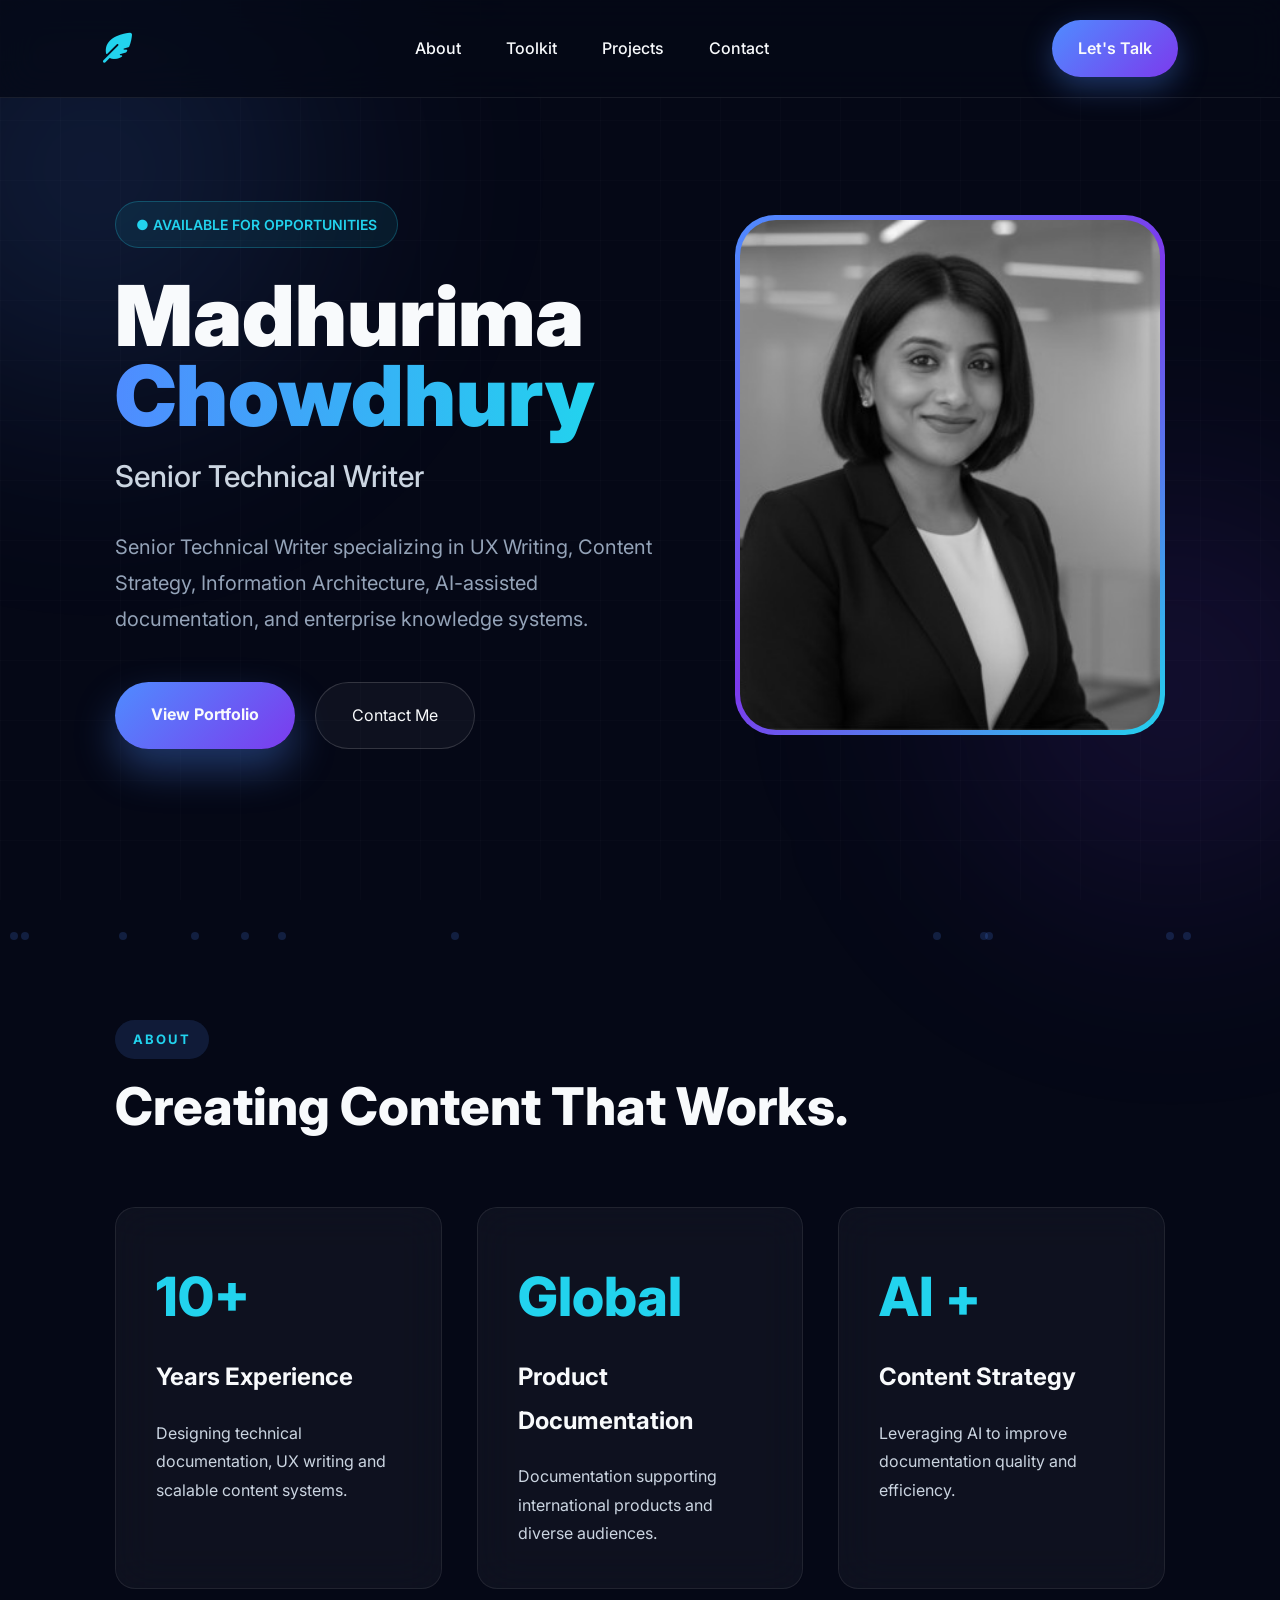
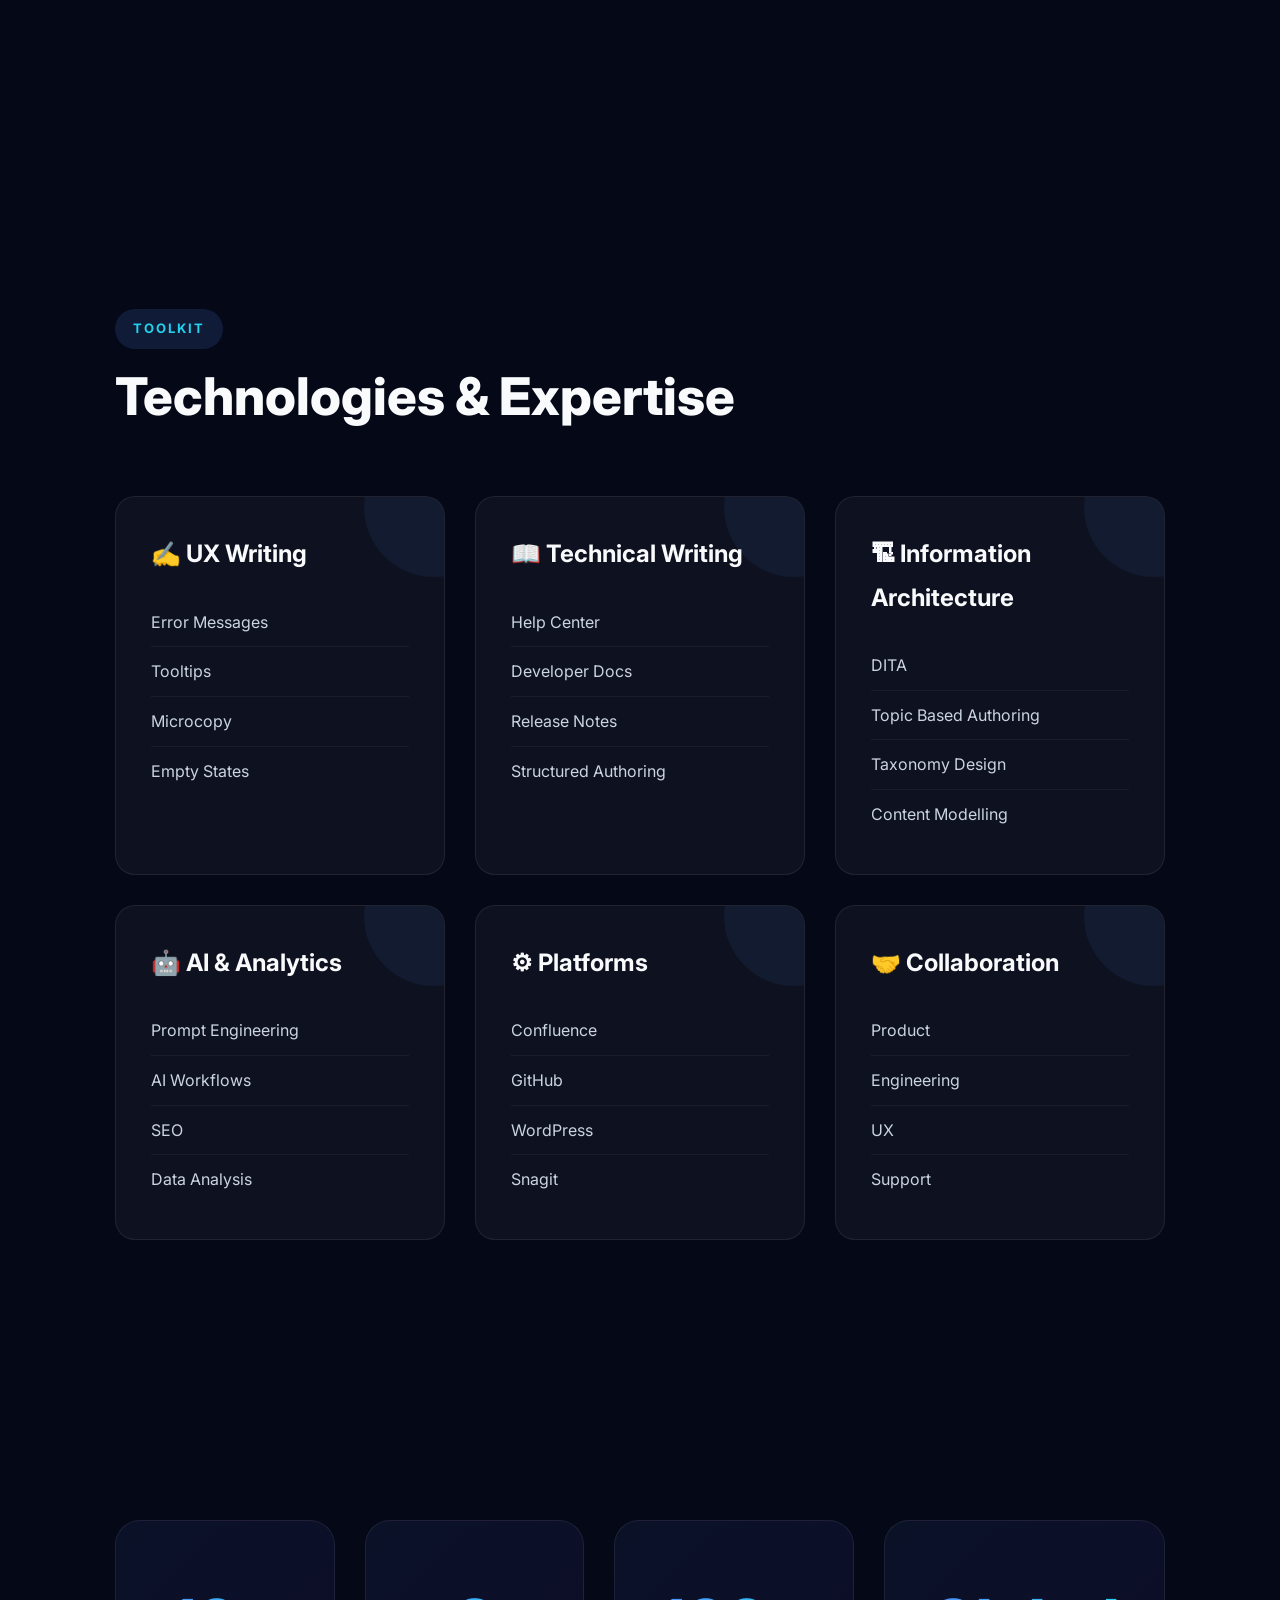
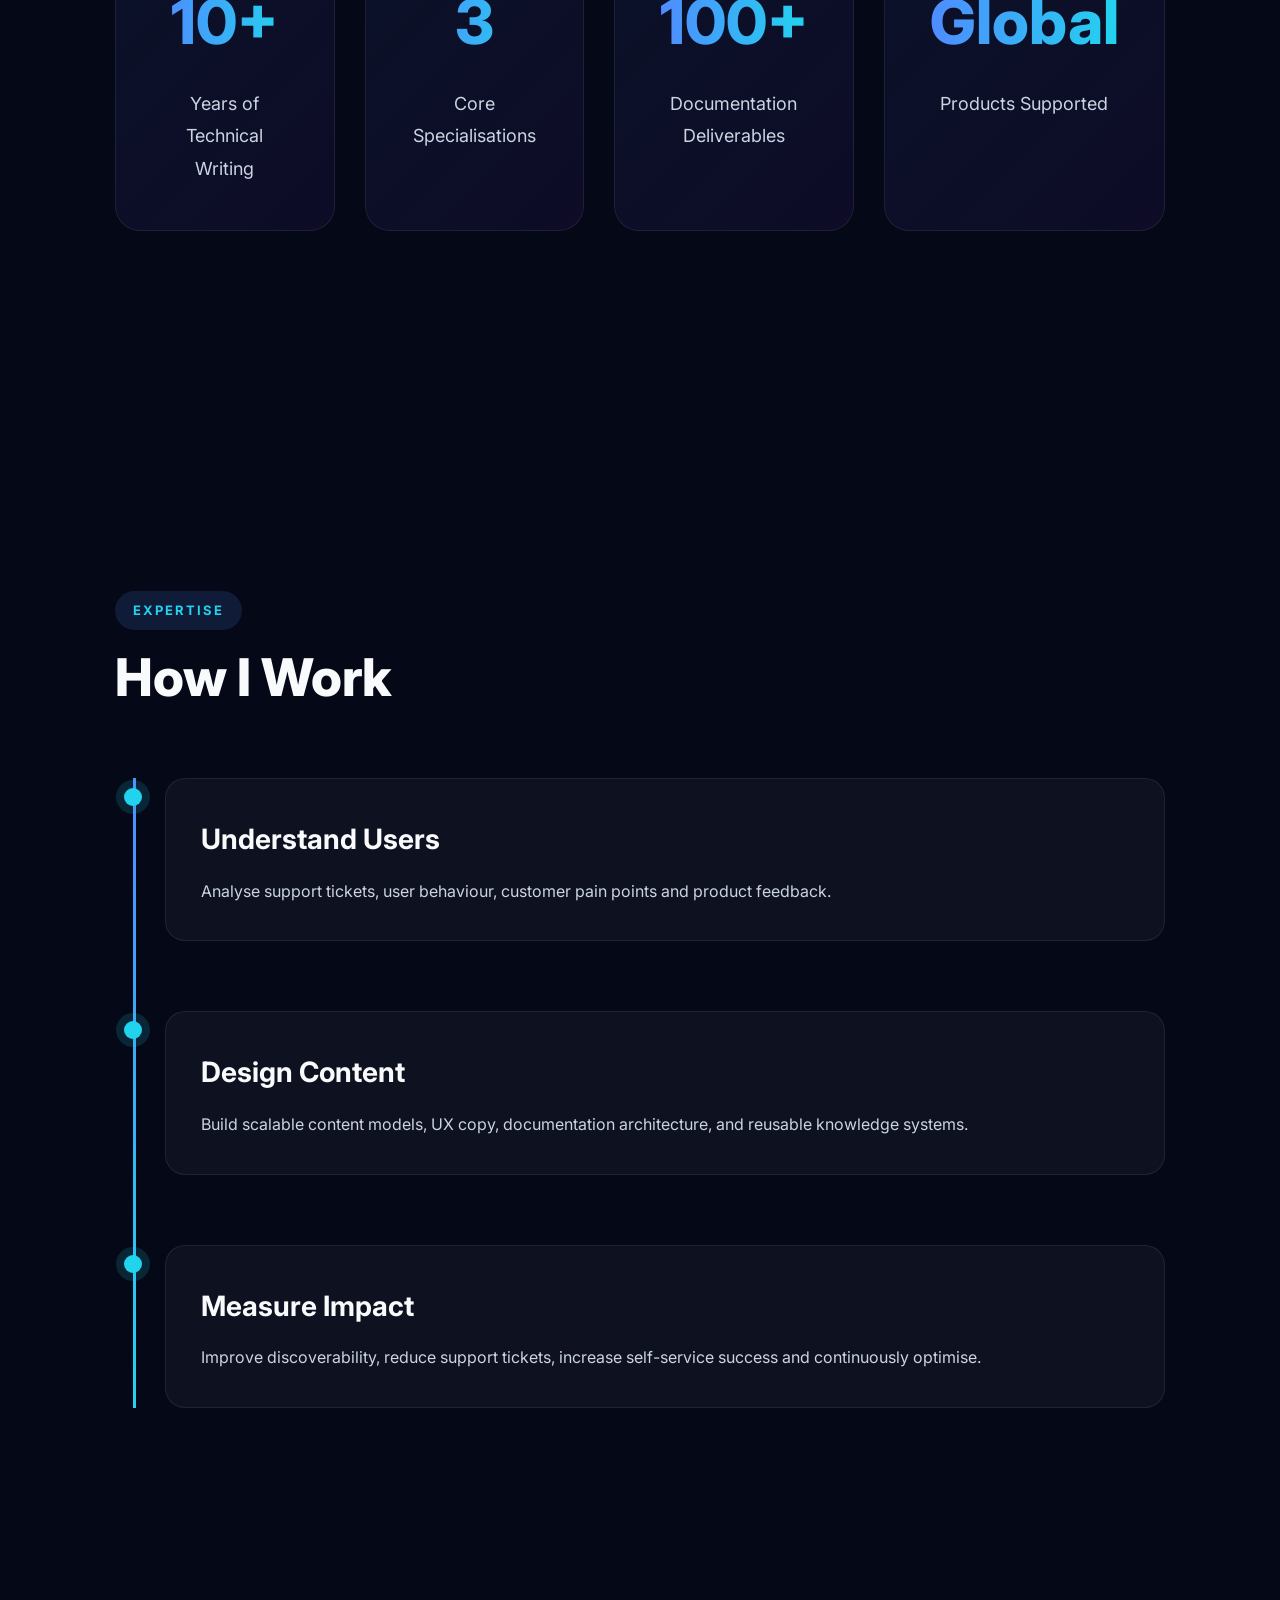
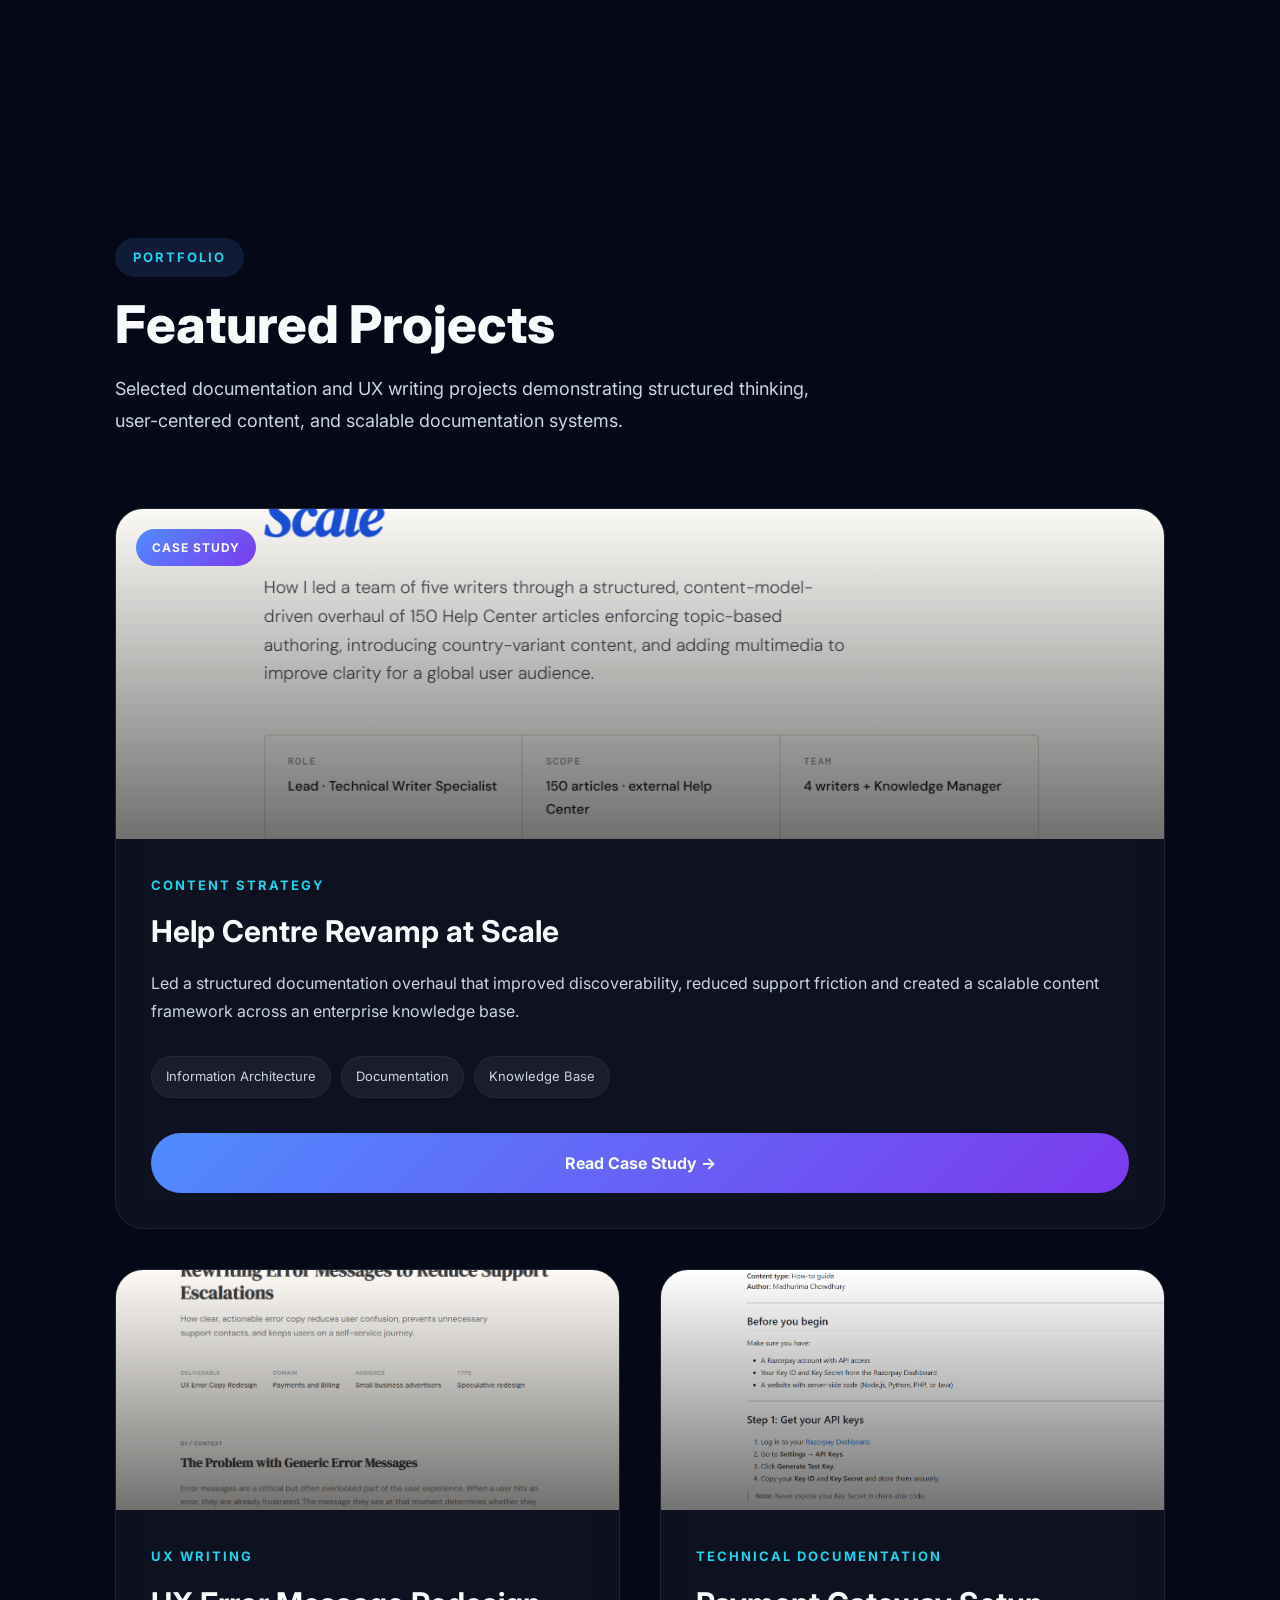
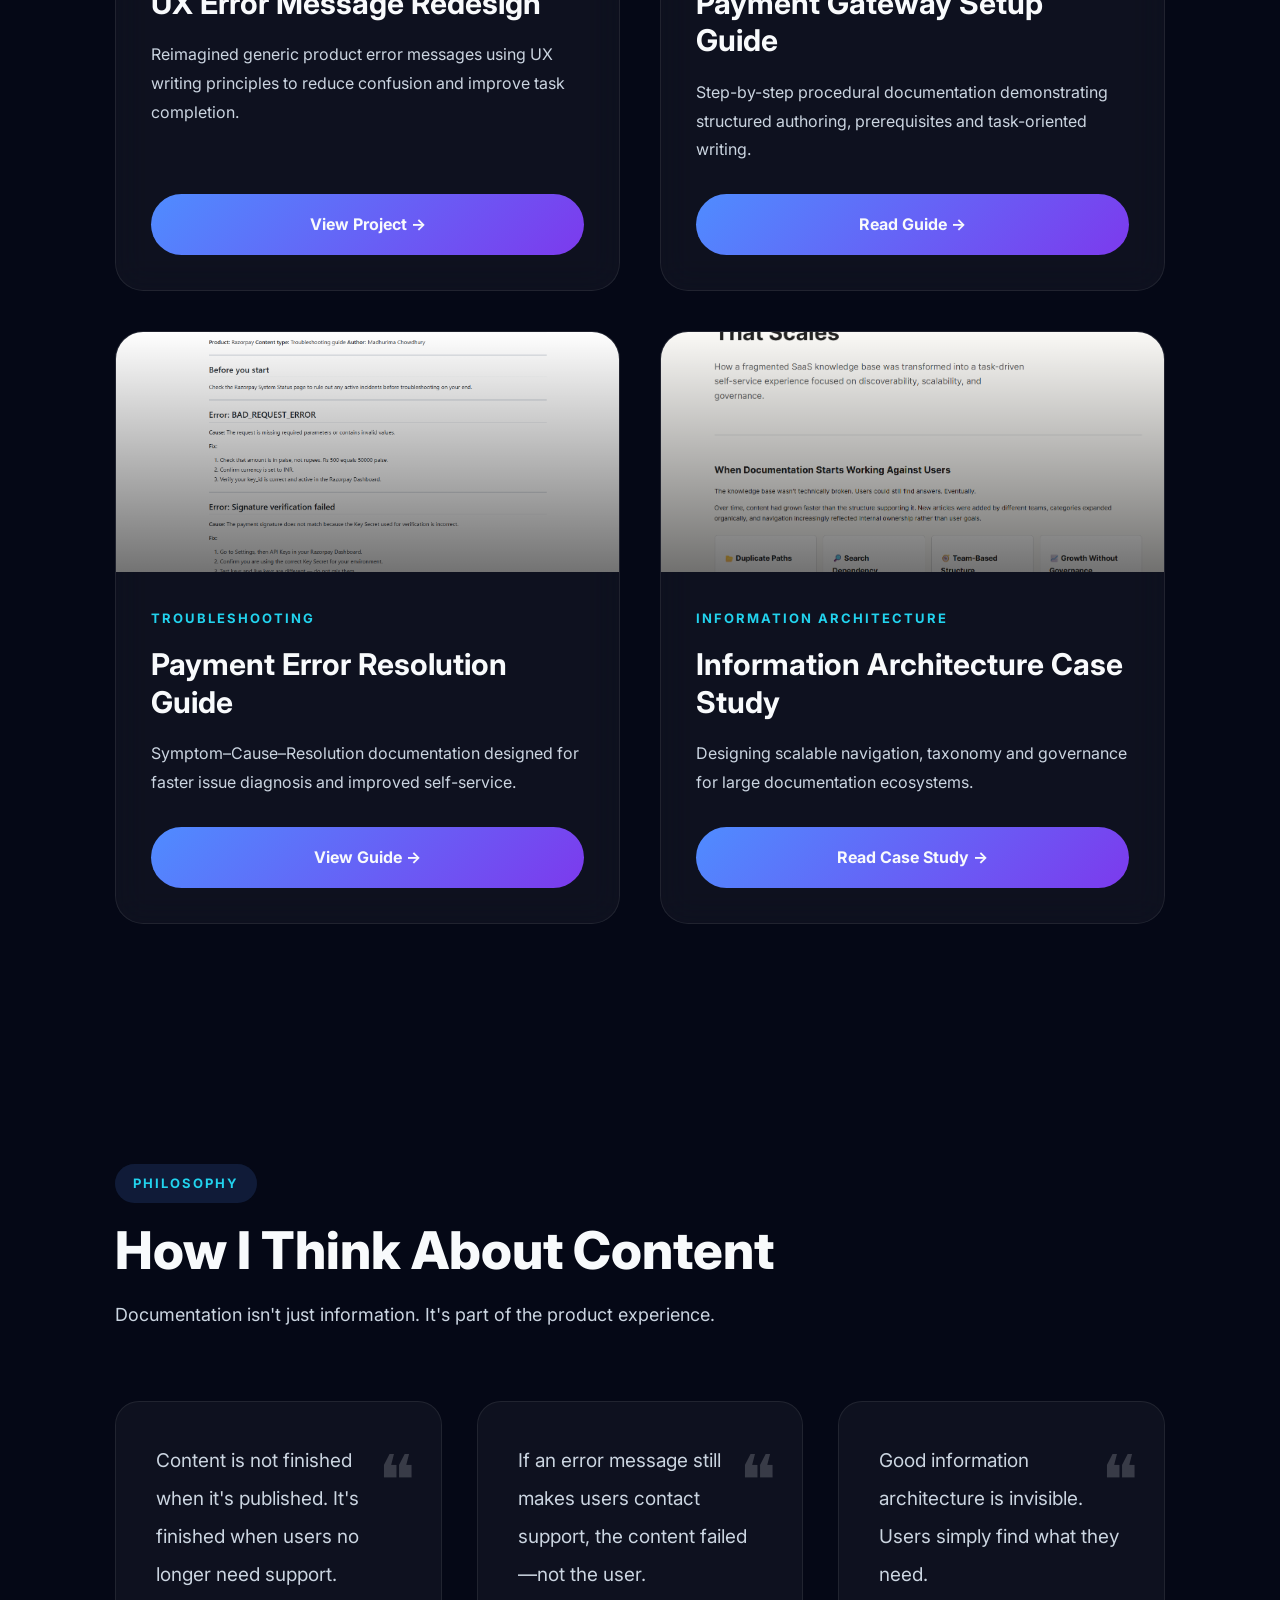
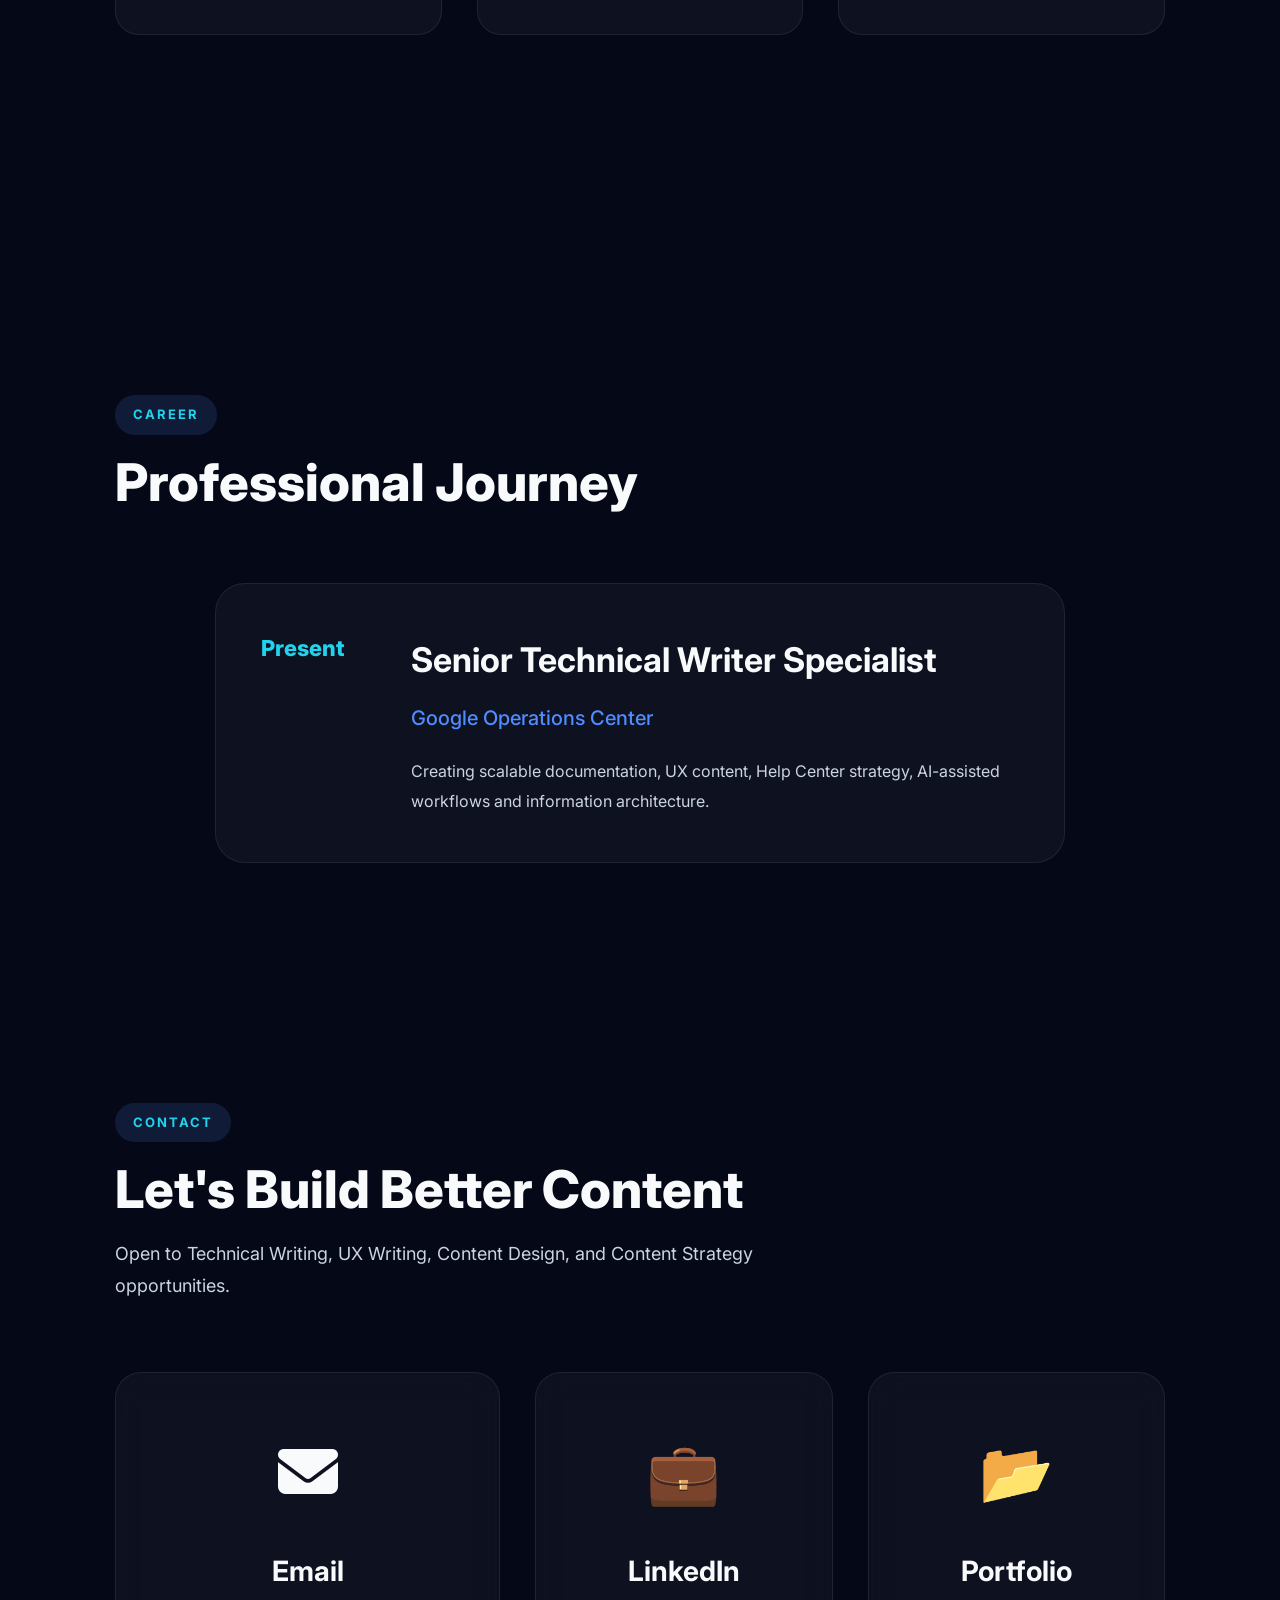
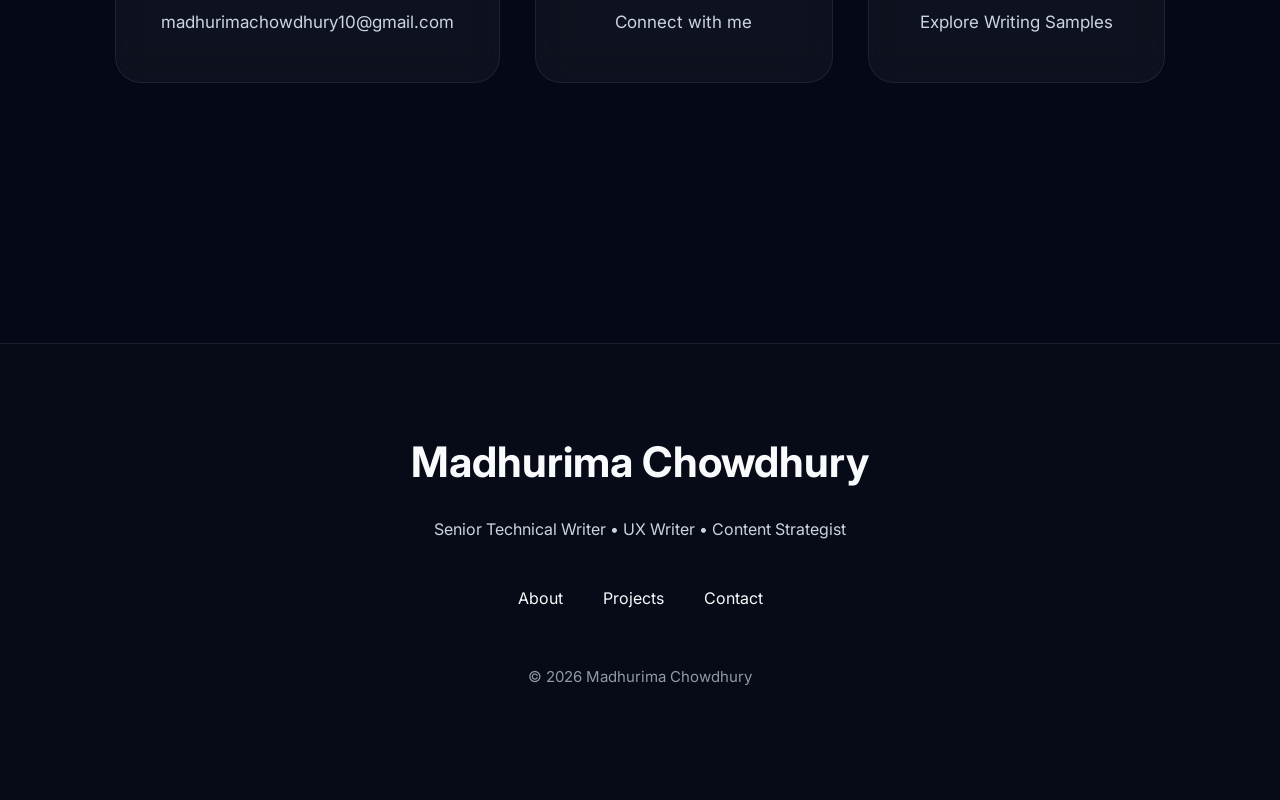
<file: index.html>
<!DOCTYPE html>
<html lang="en">

<head>
    <meta charset="UTF-8">
    <meta name="viewport" content="width=device-width, initial-scale=1.0">

    <title>Madhurima Chowdhury | Senior Technical Writer</title>

    <meta name="description"
        content="Senior Technical Writer specializing in UX Writing, Technical Documentation and Content Strategy.">

    <meta name="keywords"
        content="Technical Writer, UX Writer, Content Strategist, Documentation, Information Architecture">

    <meta name="author" content="Madhurima Chowdhury">

    <link rel="stylesheet" href="style.css">

    <link rel="preconnect" href="https://fonts.googleapis.com">

    <link rel="preconnect" href="https://fonts.gstatic.com" crossorigin>

    <link href="https://fonts.googleapis.com/css2?family=Inter:wght@300;400;500;600;700;800&display=swap"
        rel="stylesheet">

    <link rel="stylesheet" href="https://cdnjs.cloudflare.com/ajax/libs/font-awesome/6.7.2/css/all.min.css">

<link rel="stylesheet"
href="https://cdnjs.cloudflare.com/ajax/libs/font-awesome/6.7.2/css/all.min.css">

<link rel="icon" href="assets/favicon.ico">
</head>
    

<body>

    <!-- Background Effects -->
    <div class="gradient-bg"></div>
    <div class="grid-overlay"></div>

    <!-- Navigation -->

    <header>

        <nav class="navbar">

            <a href="#" class="logo">
    <i class="fa-solid fa-feather-pointed"></i>
</a>

            <ul class="nav-links">

                <li><a href="#about">About</a></li>

                <li><a href="#skills">Toolkit</a></li>

                <li><a href="#projects">Projects</a></li>

                <li><a href="#contact">Contact</a></li>

            </ul>

            <a href="#contact" class="nav-btn">

                Let's Talk

            </a>

        </nav>

    </header>

    <!-- HERO -->

    <section class="hero">

        <div class="hero-left">

            <div class="hero-tag">

                ● AVAILABLE FOR OPPORTUNITIES

            </div>

            <h1>

                Madhurima

                <br>

                <span>Chowdhury</span>

            </h1>

            <h2 class="hero-title">

I design documentation that helps users
succeed and businesses scale.

</h2>

<p class="hero-description">

Senior Technical Writer specializing in UX Writing,
Content Strategy, Information Architecture,
AI-assisted documentation, and enterprise knowledge systems.

</p>
            <div class="hero-buttons">

                <a href="#projects" class="primary-btn">

                    View Portfolio

                </a>

                <a href="mailto:madhurimachowdhury10@gmail.com"
                    class="secondary-btn">

                    Contact Me

                </a>

            </div>

        </div>

        <div class="hero-right">

    <div class="profile-card">

        <img
            src="assets/images/Madhurima.jpg"
            alt="Madhurima Chowdhury">

    </div>

</div>

    </section>

    <!-- ABOUT -->

    <section id="about">

        <div class="section-heading">

            <span>ABOUT</span>

            <h2>

                Creating Content That Works.

            </h2>

        </div>

        <div class="about-grid">

            <div class="about-card">

                <h3>

                    10+

                </h3>

                <h4>

                    Years Experience

                </h4>

                <p>

                    Designing technical documentation,
                    UX writing and scalable content systems.

                </p>

            </div>

            <div class="about-card">

                <h3>

                    Global

                </h3>

                <h4>

                    Product Documentation

                </h4>

                <p>

                    Documentation supporting
                    international products and diverse audiences.

                </p>

            </div>

            <div class="about-card">

                <h3>

                    AI +

                </h3>

                <h4>

                    Content Strategy

                </h4>

                <p>

                    Leveraging AI to improve
                    documentation quality and efficiency.

                </p>

            </div>

        </div>

    </section>
    <!-- ================= SKILLS ================= -->

<section id="skills">

    <div class="section-heading">

        <span>TOOLKIT</span>

        <h2>Technologies & Expertise</h2>

    </div>

    <div class="skills-grid">

        <div class="skill-card">
            <h3>✍️ UX Writing</h3>
            <p>Error Messages</p>
            <p>Tooltips</p>
            <p>Microcopy</p>
            <p>Empty States</p>
        </div>

        <div class="skill-card">
            <h3>📖 Technical Writing</h3>
            <p>Help Center</p>
            <p>Developer Docs</p>
            <p>Release Notes</p>
            <p>Structured Authoring</p>
        </div>

        <div class="skill-card">
            <h3>🏗 Information Architecture</h3>
            <p>DITA</p>
            <p>Topic Based Authoring</p>
            <p>Taxonomy Design</p>
            <p>Content Modelling</p>
        </div>

        <div class="skill-card">
            <h3>🤖 AI & Analytics</h3>
            <p>Prompt Engineering</p>
            <p>AI Workflows</p>
            <p>SEO</p>
            <p>Data Analysis</p>
        </div>

        <div class="skill-card">
            <h3>⚙ Platforms</h3>
            <p>Confluence</p>
            <p>GitHub</p>
            <p>WordPress</p>
            <p>Snagit</p>
        </div>

        <div class="skill-card">
            <h3>🤝 Collaboration</h3>
            <p>Product</p>
            <p>Engineering</p>
            <p>UX</p>
            <p>Support</p>
        </div>

    </div>

</section>


<!-- ================= IMPACT ================= -->

<section class="impact">

    <div class="impact-card">

        <h2 class="counter">10+</h2>

        <p>Years of Technical Writing</p>

    </div>

    <div class="impact-card">

        <h2 class="counter">3</h2>

        <p>Core Specialisations</p>

    </div>

    <div class="impact-card">

        <h2 class="counter">100+</h2>

        <p>Documentation Deliverables</p>

    </div>

    <div class="impact-card">

        <h2 class="counter">Global</h2>

        <p>Products Supported</p>

    </div>

</section>



<!-- ================= EXPERTISE ================= -->

<section class="expertise">

<div class="section-heading">

<span>EXPERTISE</span>

<h2>How I Work</h2>

</div>

<div class="timeline">

<div class="timeline-item">

<div class="circle"></div>

<div class="timeline-content">

<h3>

Understand Users

</h3>

<p>

Analyse support tickets, user behaviour,
customer pain points and product feedback.

</p>

</div>

</div>

<div class="timeline-item">

<div class="circle"></div>

<div class="timeline-content">

<h3>

Design Content

</h3>

<p>

Build scalable content models,
UX copy,
documentation architecture,
and reusable knowledge systems.

</p>

</div>

</div>

<div class="timeline-item">

<div class="circle"></div>

<div class="timeline-content">

<h3>

Measure Impact

</h3>

<p>

Improve discoverability,
reduce support tickets,
increase self-service success
and continuously optimise.

</p>

</div>

</div>

</div>

</section>
<!-- ================= FEATURED WORK ================= -->

<section id="projects">

    <div class="section-heading">

        <span>PORTFOLIO</span>

        <h2>Featured Projects</h2>

        <p class="section-subtitle">
            Selected documentation and UX writing projects demonstrating
            structured thinking, user-centered content, and scalable documentation systems.
        </p>

    </div>

    <div class="project-grid">

        <!-- Project 1 -->

        <article class="project-card featured">

            <div class="project-image">

                <img src="assets/screenshots/help-centre.png"
                     alt="Help Centre Revamp">

                <div class="project-tag">

                    Case Study

                </div>

            </div>

            <div class="project-content">

                <span class="project-category">

                    Content Strategy

                </span>

                <h3>

                    Help Centre Revamp at Scale

                </h3>

                <p>

                    Led a structured documentation overhaul that improved
                    discoverability, reduced support friction and created a
                    scalable content framework across an enterprise knowledge base.

                </p>

                <div class="project-tech">

                    <span>Information Architecture</span>
                    <span>Documentation</span>
                    <span>Knowledge Base</span>

                </div>

                <a href="samples/Revamping_help_centre_at_scale.html"
                   class="project-btn"
                   target="_blank">

                    Read Case Study →

                </a>

            </div>

        </article>



        <!-- Project 2 -->

        <article class="project-card">

            <div class="project-image">

                <img src="assets/screenshots/ux-writing.png"
                     alt="UX Writing">

            </div>

            <div class="project-content">

                <span class="project-category">

                    UX Writing

                </span>

                <h3>

                    UX Error Message Redesign

                </h3>

                <p>

                    Reimagined generic product error messages using
                    UX writing principles to reduce confusion
                    and improve task completion.

                </p>

                <a href="samples/UX_writing_sample.html"
                   class="project-btn"
                   target="_blank">

                    View Project →

                </a>

            </div>

        </article>



        <!-- Project 3 -->

        <article class="project-card">

            <div class="project-image">

                <img src="assets/screenshots/payment-guide.png"
                     alt="Payment Guide">

            </div>

            <div class="project-content">

                <span class="project-category">

                    Technical Documentation

                </span>

                <h3>

                    Payment Gateway Setup Guide

                </h3>

                <p>

                    Step-by-step procedural documentation
                    demonstrating structured authoring,
                    prerequisites and task-oriented writing.

                </p>

                <a href="samples/razorpay-setup-guide.html"
                   class="project-btn"
                   target="_blank">

                    Read Guide →

                </a>

            </div>

        </article>



        <!-- Project 4 -->

        <article class="project-card">

            <div class="project-image">

                <img src="assets/screenshots/troubleshooting.png"
                     alt="Troubleshooting">

            </div>

            <div class="project-content">

                <span class="project-category">

                    Troubleshooting

                </span>

                <h3>

                    Payment Error Resolution Guide

                </h3>

                <p>

                    Symptom–Cause–Resolution documentation
                    designed for faster issue diagnosis
                    and improved self-service.

                </p>

                <a href="samples/razorpay-troubleshooting.html"
                   class="project-btn"
                   target="_blank">

                    View Guide →

                </a>

            </div>

        </article>



        <!-- Project 5 -->

        <article class="project-card">

            <div class="project-image">

                <img src="assets/screenshots/ia-case-study.png"
                     alt="Information Architecture">

            </div>

            <div class="project-content">

                <span class="project-category">

                    Information Architecture

                </span>

                <h3>

                    Information Architecture Case Study

                </h3>

                <p>

                    Designing scalable navigation,
                    taxonomy and governance for
                    large documentation ecosystems.

                </p>

                <a href="samples/information_architecture_case_study.html"
                   class="project-btn"
                   target="_blank">

                    Read Case Study →

                </a>

            </div>

        </article>

    </div>

</section>
<!-- ================= WRITING PHILOSOPHY ================= -->

<section id="philosophy">

    <div class="section-heading">

        <span>PHILOSOPHY</span>

        <h2>How I Think About Content</h2>

        <p class="section-subtitle">

            Documentation isn't just information.
            It's part of the product experience.

        </p>

    </div>

    <div class="philosophy-grid">

        <article class="quote-card">

            <span class="quote-icon">❝</span>

            <p>

                Content is not finished when it's published.
                It's finished when users no longer need support.

            </p>

        </article>

        <article class="quote-card">

            <span class="quote-icon">❝</span>

            <p>

                If an error message still makes users contact support,
                the content failed—not the user.

            </p>

        </article>

        <article class="quote-card">

            <span class="quote-icon">❝</span>

            <p>

                Good information architecture is invisible.
                Users simply find what they need.

            </p>

        </article>

    </div>

</section>



<!-- ================= CAREER ================= -->

<section id="career">

    <div class="section-heading">

        <span>CAREER</span>

        <h2>Professional Journey</h2>

    </div>

    <div class="career-timeline">

        <div class="career-item">

            <div class="career-year">

                Present

            </div>

            <div class="career-content">

                <h3>

                    Senior Technical Writer Specialist

                </h3>

                <h4>

                    Google Operations Center

                </h4>

                <p>

                    Creating scalable documentation,
                    UX content,
                    Help Center strategy,
                    AI-assisted workflows
                    and information architecture.

                </p>

            </div>

        </div>

    </div>

</section>



<!-- ================= CONTACT ================= -->

<section id="contact">

    <div class="section-heading">

        <span>CONTACT</span>

        <h2>Let's Build Better Content</h2>

        <p class="section-subtitle">

            Open to Technical Writing,
            UX Writing,
            Content Design,
            and Content Strategy opportunities.

        </p>

    </div>

    <div class="contact-container">

        <a href="mailto:madhurimachowdhury10@gmail.com"
           class="contact-box">

            <i class="fa-solid fa-envelope"></i>

            <h3>Email</h3>

            <p>

                madhurimachowdhury10@gmail.com

            </p>

        </a>

        <a href="https://www.linkedin.com/in/madhurima-chowdhury-199960116/"
           target="_blank"
           class="contact-box">

            💼

            <h3>LinkedIn</h3>

            <p>

                Connect with me

            </p>

        </a>

        <a href="samples/UX_writing_sample.html"
           target="_blank"
           class="contact-box">

            📂

            <h3>Portfolio</h3>

            <p>

                Explore Writing Samples

            </p>

        </a>

    </div>

</section>



<footer>

    <div class="footer-content">

        <h2>

            Madhurima Chowdhury

        </h2>

        <p>

            Senior Technical Writer • UX Writer • Content Strategist

        </p>

        <div class="footer-links">

            <a href="#about">About</a>

            <a href="#projects">Projects</a>

            <a href="#contact">Contact</a>

        </div>

        <p class="copyright">

            © 2026 Madhurima Chowdhury

        </p>

    </div>

</footer>



<script src="script.js"></script>

</body>

</html>
</file>
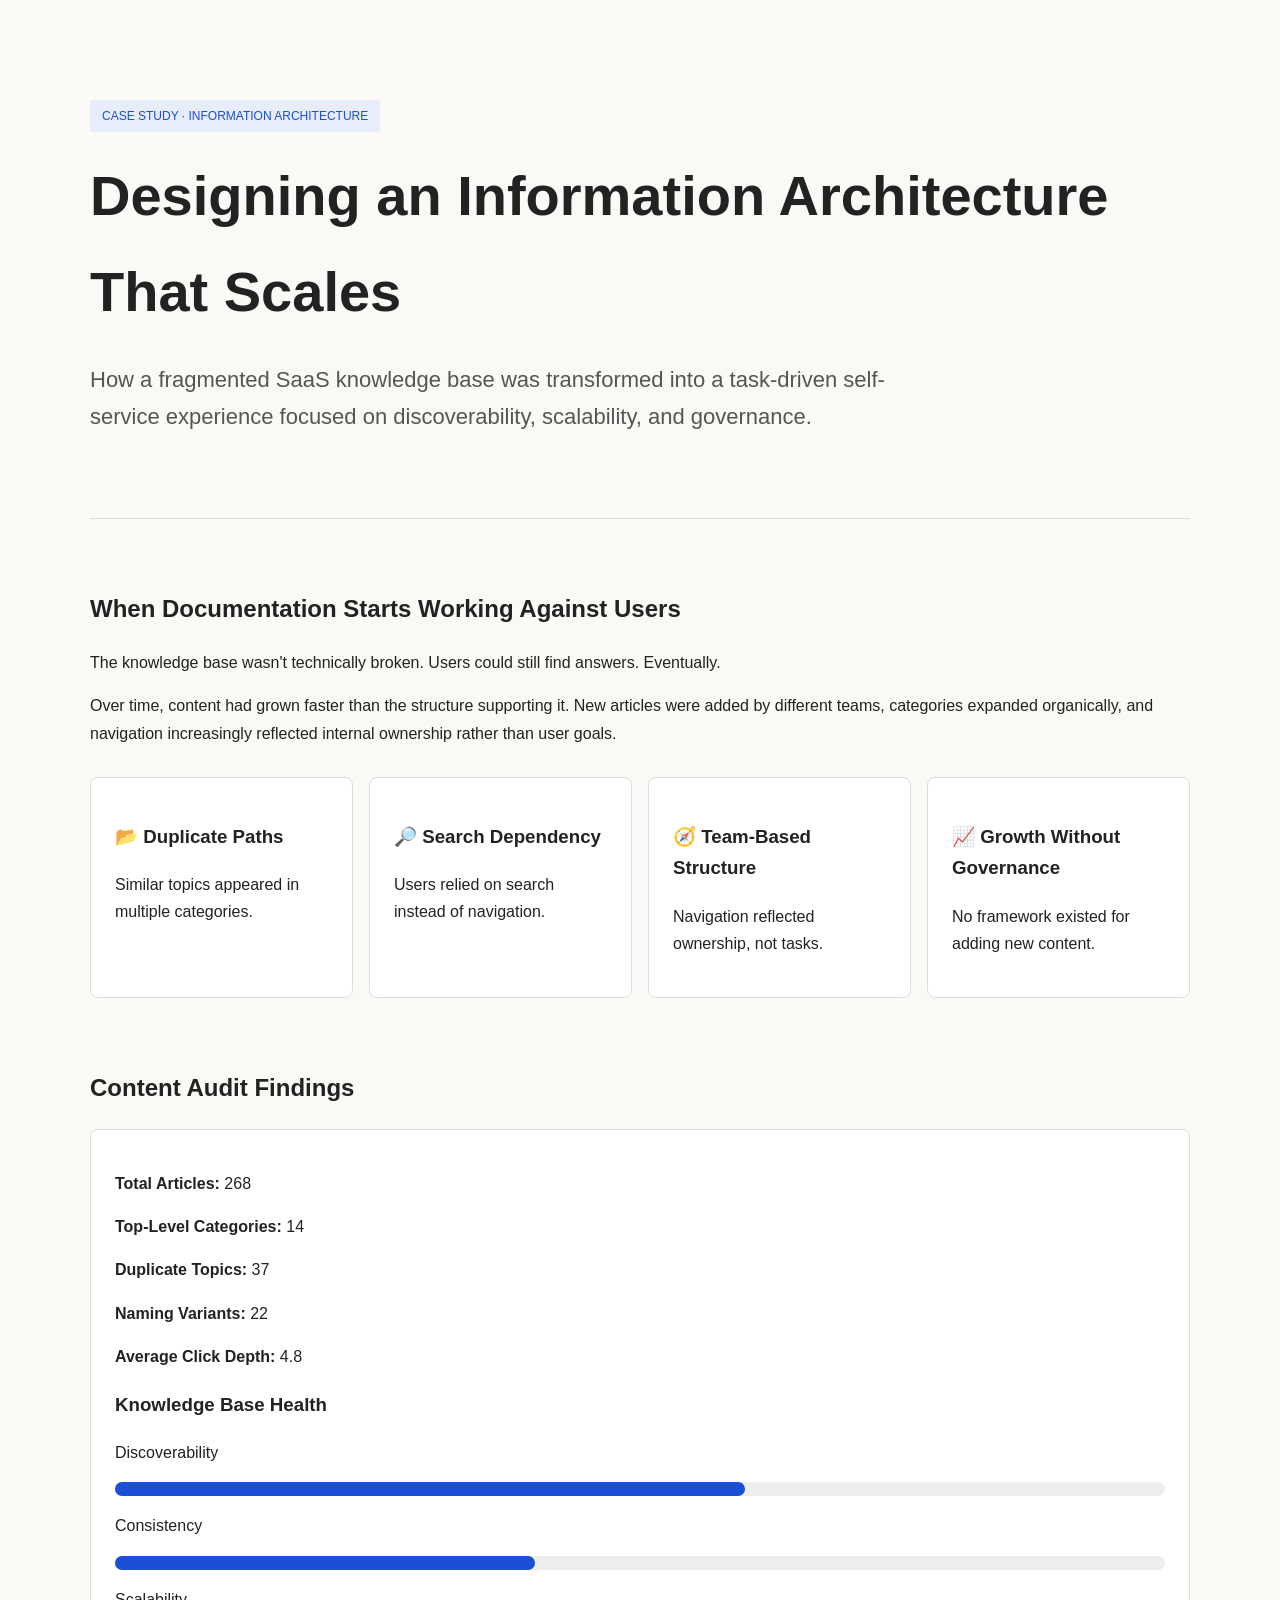
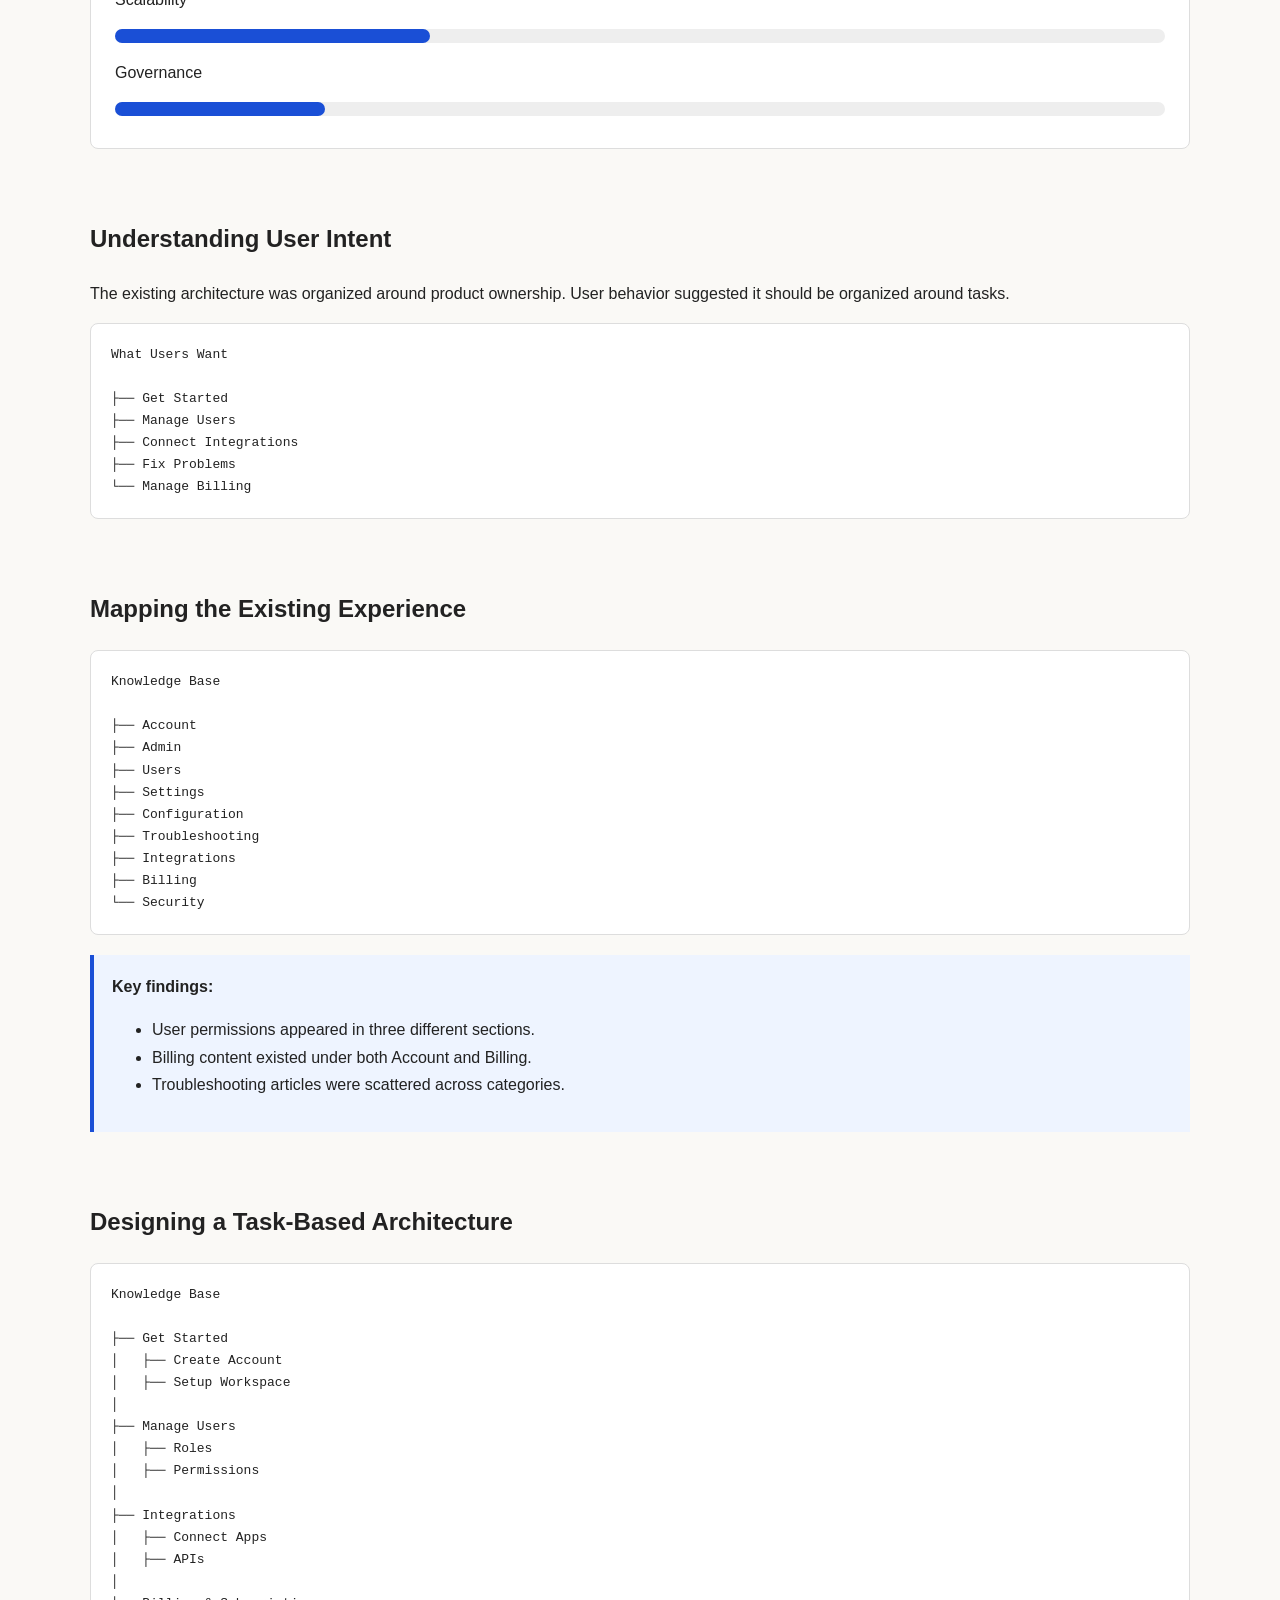
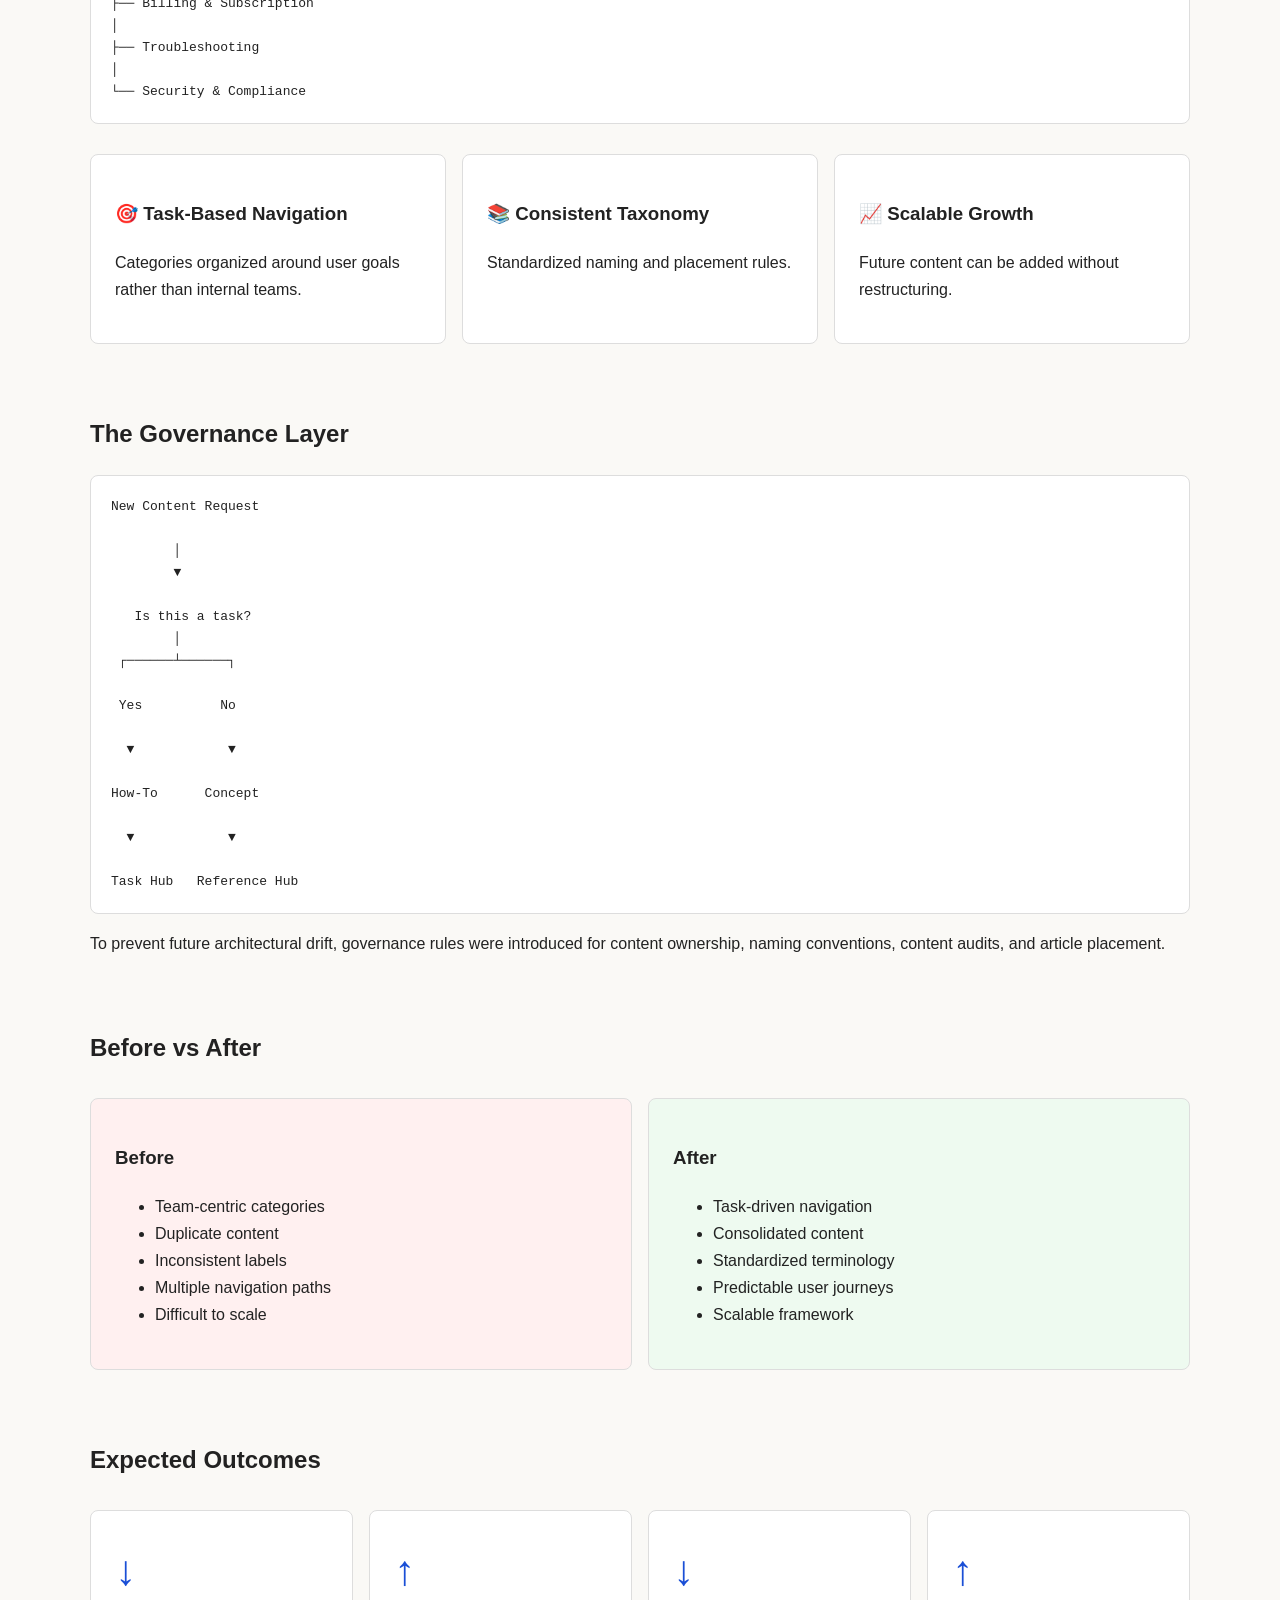
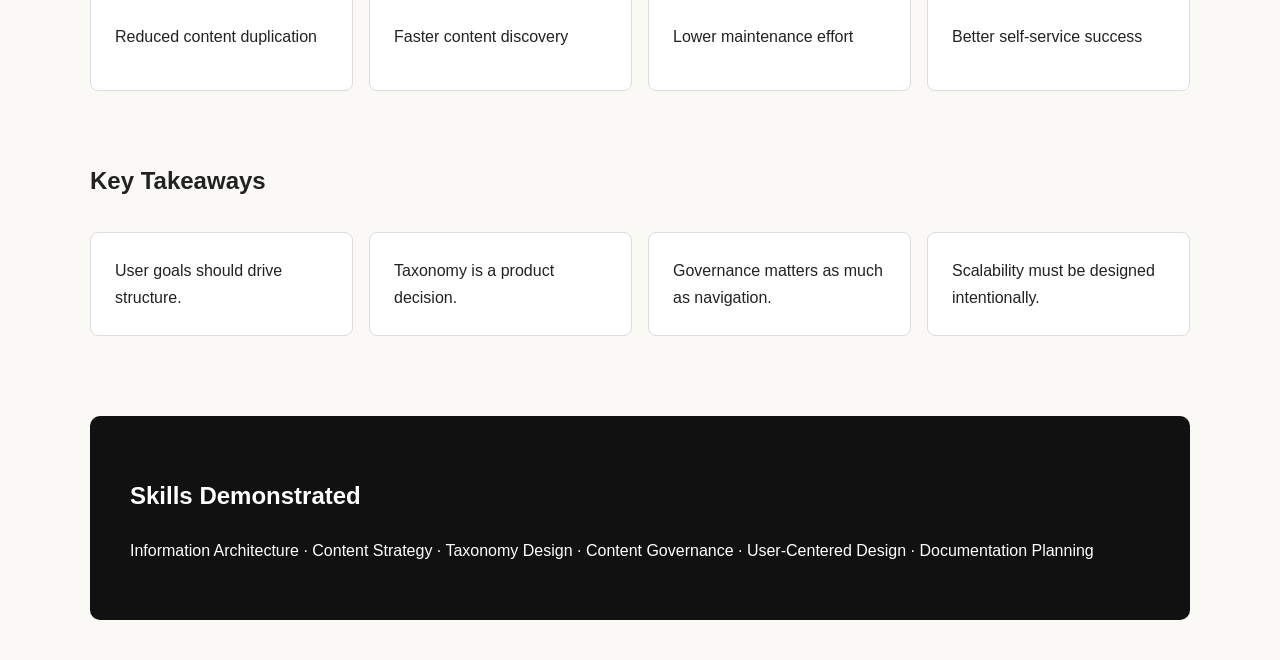
<file: samples/information_architecture_case_study.html>
<!DOCTYPE html>
<html lang="en">
<head>
<meta charset="UTF-8">
<meta name="viewport" content="width=device-width, initial-scale=1.0">
<title>Information Architecture Redesign for a SaaS Knowledge Base</title>
<style>
body{font-family:Inter,Arial,sans-serif;max-width:1100px;margin:auto;padding:40px;background:#faf9f6;color:#222;line-height:1.7}
.hero{padding:60px 0;border-bottom:1px solid #ddd}
.tag{display:inline-block;background:#e8edfb;color:#1a4fd6;padding:6px 12px;border-radius:4px;font-size:12px;text-transform:uppercase}
h1{font-size:56px;margin:16px 0}
.subtitle{font-size:22px;color:#555;max-width:800px}
.grid{display:grid;grid-template-columns:repeat(auto-fit,minmax(220px,1fr));gap:16px;margin:30px 0}
.card{background:white;padding:24px;border:1px solid #ddd;border-radius:8px}
.metric{font-size:42px;font-weight:bold;color:#1a4fd6}
section{margin:70px 0}
pre{background:#fff;padding:20px;border:1px solid #ddd;border-radius:8px;overflow:auto}
.callout{background:#eef4ff;border-left:4px solid #1a4fd6;padding:18px;margin:20px 0}
.audit{background:#fff;padding:24px;border:1px solid #ddd;border-radius:8px}
.bar{height:14px;background:#eee;border-radius:10px;margin:8px 0}
.fill{height:14px;background:#1a4fd6;border-radius:10px}
.before{background:#fff0f0}
.after{background:#eefaf0}
.footer{margin-top:80px;padding:40px;background:#111;color:white;border-radius:10px}
</style>
</head>
<body>

<div class="hero">
<span class="tag">Case Study · Information Architecture</span>
<h1>Designing an Information Architecture That Scales</h1>
<p class="subtitle">How a fragmented SaaS knowledge base was transformed into a task-driven self-service experience focused on discoverability, scalability, and governance.</p>
</div>

<section>
<h2>When Documentation Starts Working Against Users</h2>
<p>The knowledge base wasn't technically broken. Users could still find answers. Eventually.</p>
<p>Over time, content had grown faster than the structure supporting it. New articles were added by different teams, categories expanded organically, and navigation increasingly reflected internal ownership rather than user goals.</p>

<div class="grid">
<div class="card"><h3>📂 Duplicate Paths</h3><p>Similar topics appeared in multiple categories.</p></div>
<div class="card"><h3>🔎 Search Dependency</h3><p>Users relied on search instead of navigation.</p></div>
<div class="card"><h3>🧭 Team-Based Structure</h3><p>Navigation reflected ownership, not tasks.</p></div>
<div class="card"><h3>📈 Growth Without Governance</h3><p>No framework existed for adding new content.</p></div>
</div>
</section>

<section>
<h2>Content Audit Findings</h2>
<div class="audit">
<p><strong>Total Articles:</strong> 268</p>
<p><strong>Top-Level Categories:</strong> 14</p>
<p><strong>Duplicate Topics:</strong> 37</p>
<p><strong>Naming Variants:</strong> 22</p>
<p><strong>Average Click Depth:</strong> 4.8</p>

<h3>Knowledge Base Health</h3>
<p>Discoverability</p><div class="bar"><div class="fill" style="width:60%"></div></div>
<p>Consistency</p><div class="bar"><div class="fill" style="width:40%"></div></div>
<p>Scalability</p><div class="bar"><div class="fill" style="width:30%"></div></div>
<p>Governance</p><div class="bar"><div class="fill" style="width:20%"></div></div>
</div>
</section>

<section>
<h2>Understanding User Intent</h2>
<p>The existing architecture was organized around product ownership. User behavior suggested it should be organized around tasks.</p>

<pre>
What Users Want

├── Get Started
├── Manage Users
├── Connect Integrations
├── Fix Problems
└── Manage Billing
</pre>
</section>

<section>
<h2>Mapping the Existing Experience</h2>
<pre>
Knowledge Base

├── Account
├── Admin
├── Users
├── Settings
├── Configuration
├── Troubleshooting
├── Integrations
├── Billing
└── Security
</pre>

<div class="callout">
<strong>Key findings:</strong>
<ul>
<li>User permissions appeared in three different sections.</li>
<li>Billing content existed under both Account and Billing.</li>
<li>Troubleshooting articles were scattered across categories.</li>
</ul>
</div>
</section>

<section>
<h2>Designing a Task-Based Architecture</h2>

<pre>
Knowledge Base

├── Get Started
│   ├── Create Account
│   ├── Setup Workspace
│
├── Manage Users
│   ├── Roles
│   ├── Permissions
│
├── Integrations
│   ├── Connect Apps
│   ├── APIs
│
├── Billing & Subscription
│
├── Troubleshooting
│
└── Security & Compliance
</pre>

<div class="grid">
<div class="card">
<h3>🎯 Task-Based Navigation</h3>
<p>Categories organized around user goals rather than internal teams.</p>
</div>
<div class="card">
<h3>📚 Consistent Taxonomy</h3>
<p>Standardized naming and placement rules.</p>
</div>
<div class="card">
<h3>📈 Scalable Growth</h3>
<p>Future content can be added without restructuring.</p>
</div>
</div>
</section>

<section>
<h2>The Governance Layer</h2>

<pre>
New Content Request

        │
        ▼

   Is this a task?
        │
 ┌──────┴──────┐

 Yes          No

  ▼            ▼

How-To      Concept

  ▼            ▼

Task Hub   Reference Hub
</pre>

<p>To prevent future architectural drift, governance rules were introduced for content ownership, naming conventions, content audits, and article placement.</p>
</section>

<section>
<h2>Before vs After</h2>

<div class="grid">
<div class="card before">
<h3>Before</h3>
<ul>
<li>Team-centric categories</li>
<li>Duplicate content</li>
<li>Inconsistent labels</li>
<li>Multiple navigation paths</li>
<li>Difficult to scale</li>
</ul>
</div>

<div class="card after">
<h3>After</h3>
<ul>
<li>Task-driven navigation</li>
<li>Consolidated content</li>
<li>Standardized terminology</li>
<li>Predictable user journeys</li>
<li>Scalable framework</li>
</ul>
</div>
</div>
</section>

<section>
<h2>Expected Outcomes</h2>

<div class="grid">
<div class="card"><div class="metric">↓</div><p>Reduced content duplication</p></div>
<div class="card"><div class="metric">↑</div><p>Faster content discovery</p></div>
<div class="card"><div class="metric">↓</div><p>Lower maintenance effort</p></div>
<div class="card"><div class="metric">↑</div><p>Better self-service success</p></div>
</div>
</section>

<section>
<h2>Key Takeaways</h2>

<div class="grid">
<div class="card">User goals should drive structure.</div>
<div class="card">Taxonomy is a product decision.</div>
<div class="card">Governance matters as much as navigation.</div>
<div class="card">Scalability must be designed intentionally.</div>
</div>
</section>

<div class="footer">
<h2>Skills Demonstrated</h2>
<p>Information Architecture · Content Strategy · Taxonomy Design · Content Governance · User-Centered Design · Documentation Planning</p>
</div>

</body>
</html>
</file>
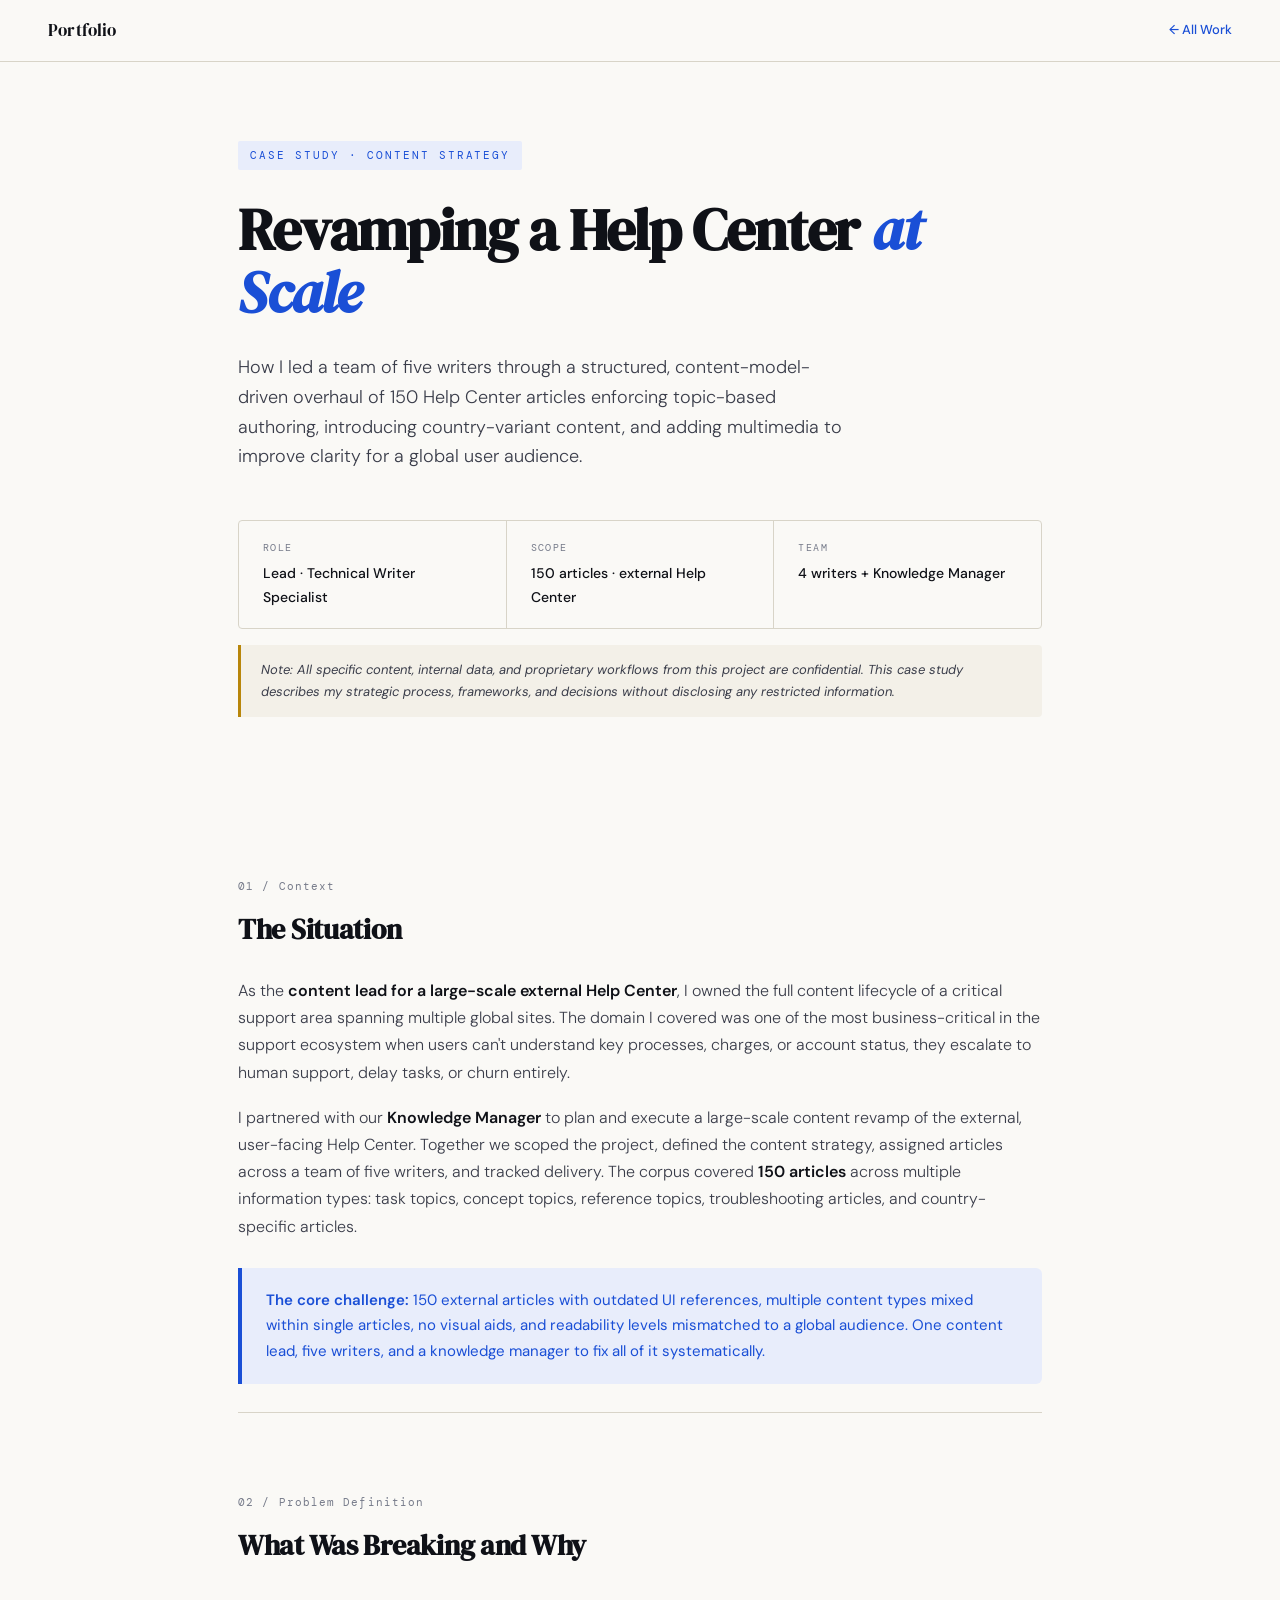
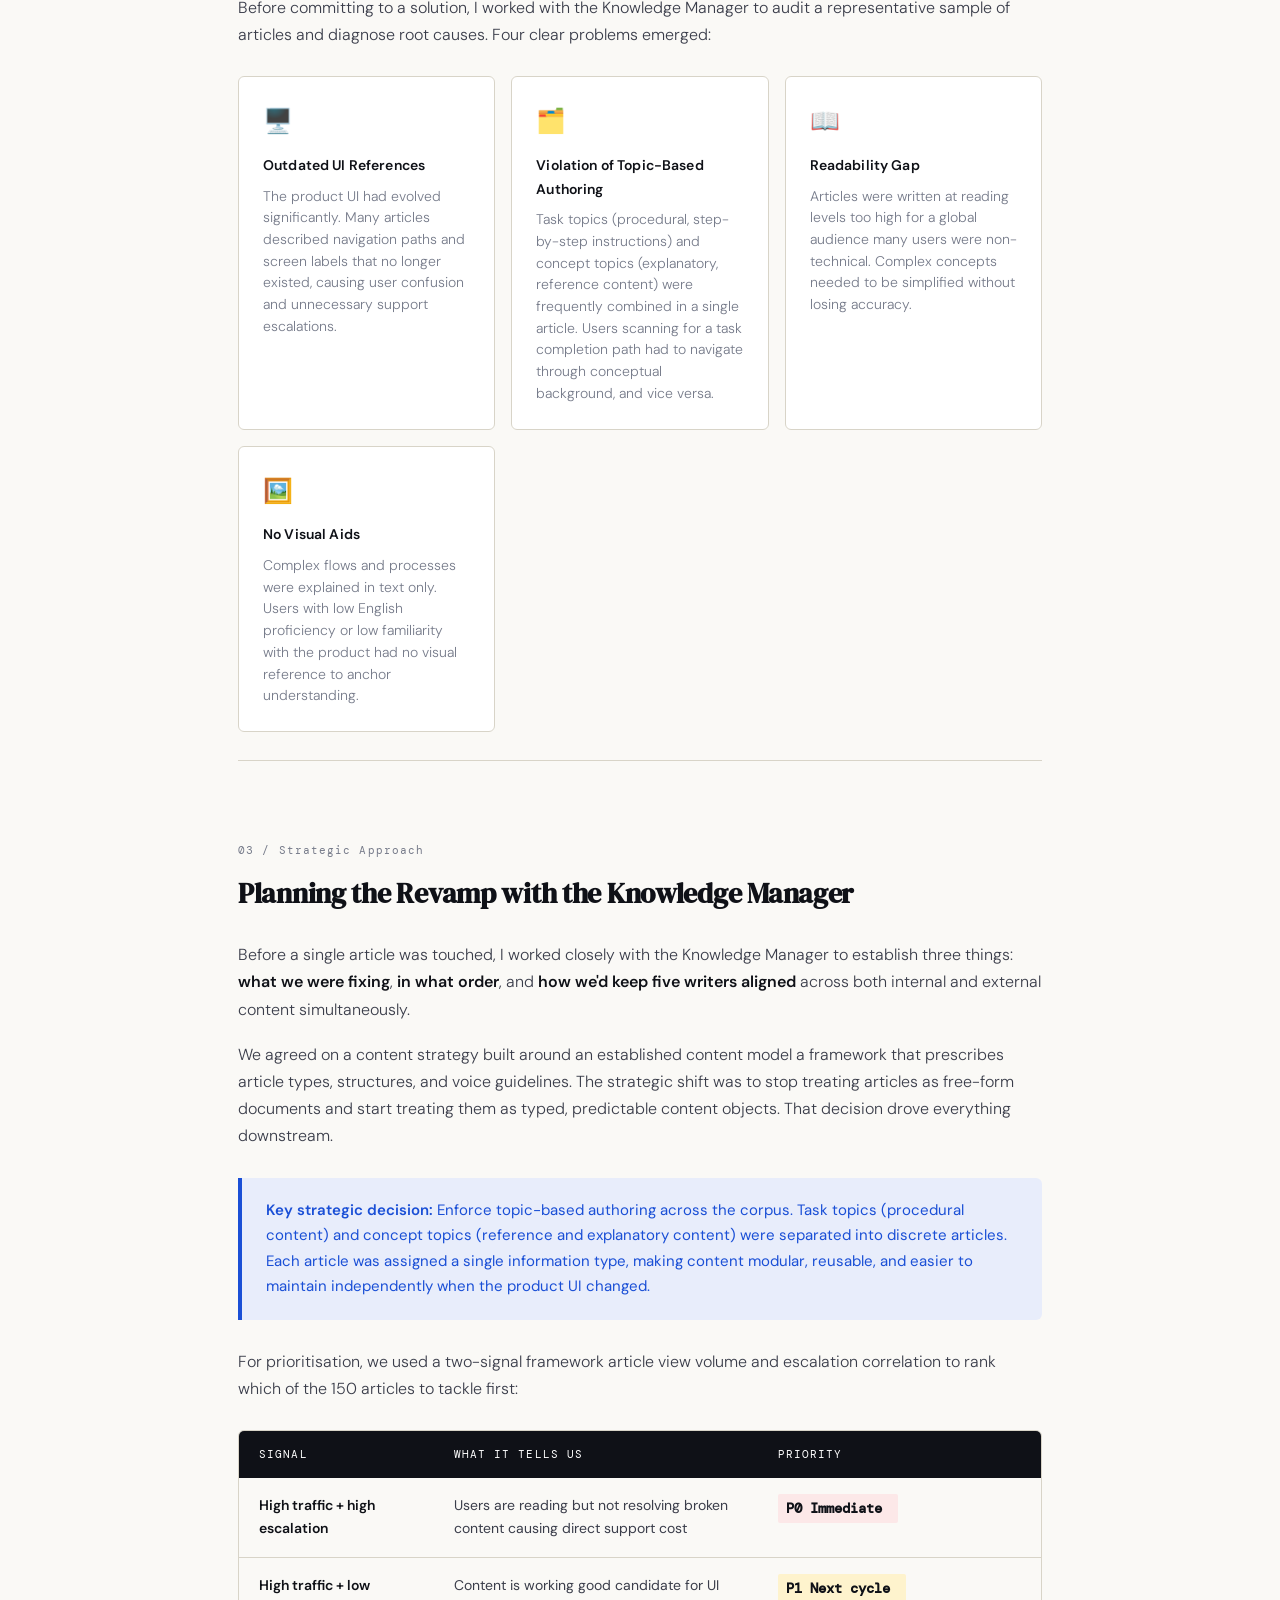
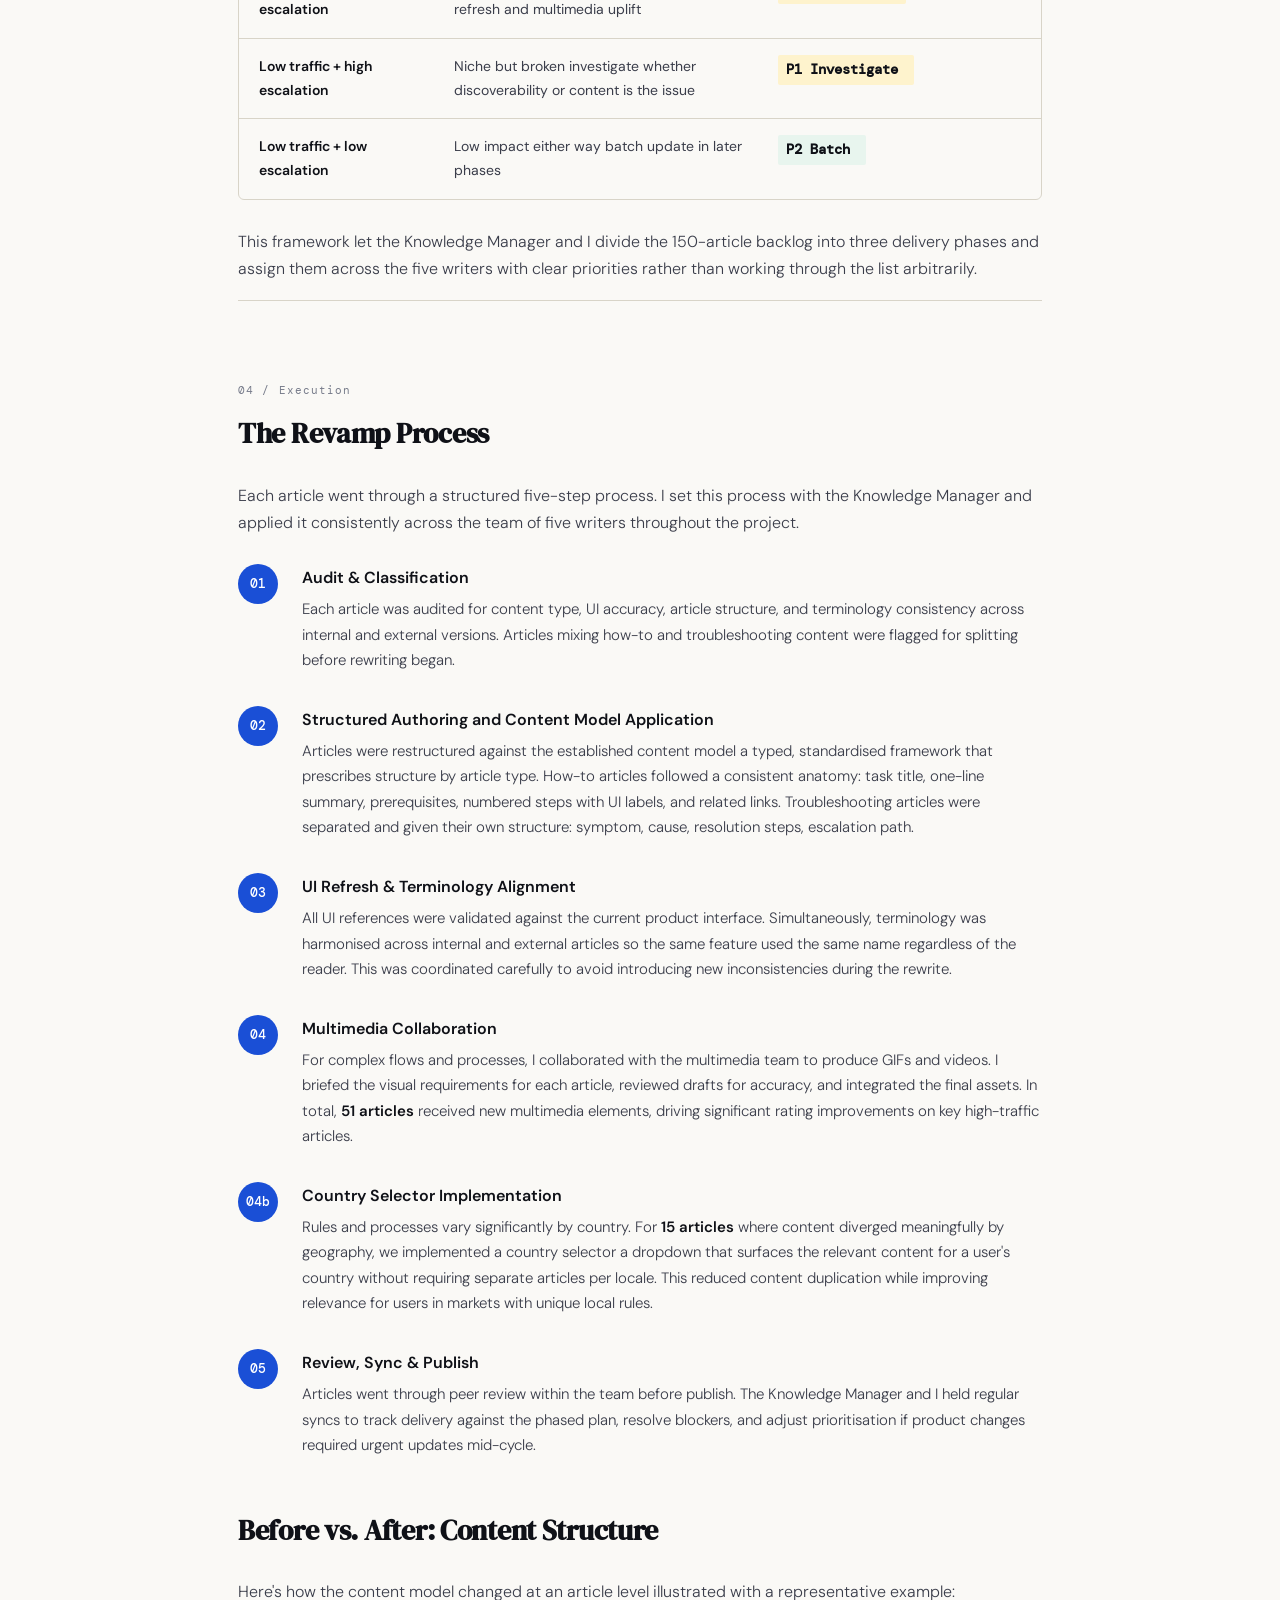
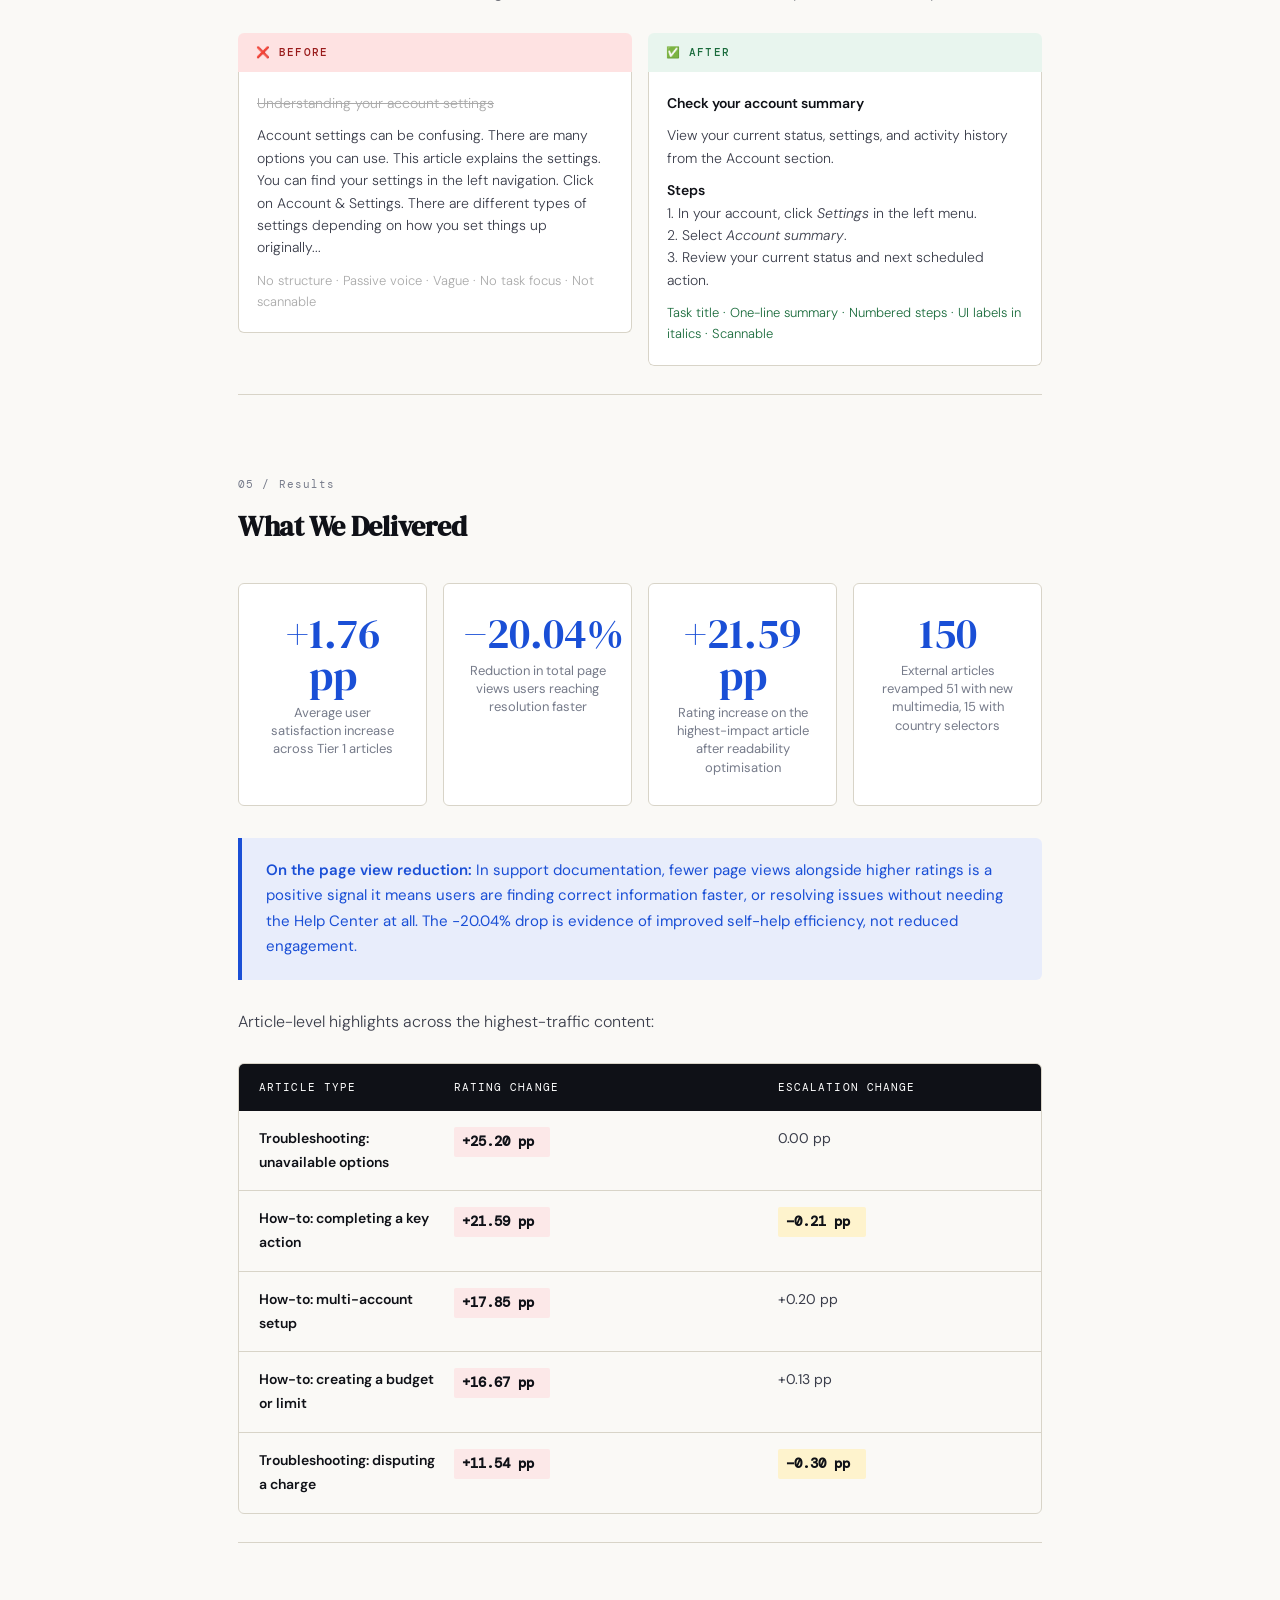
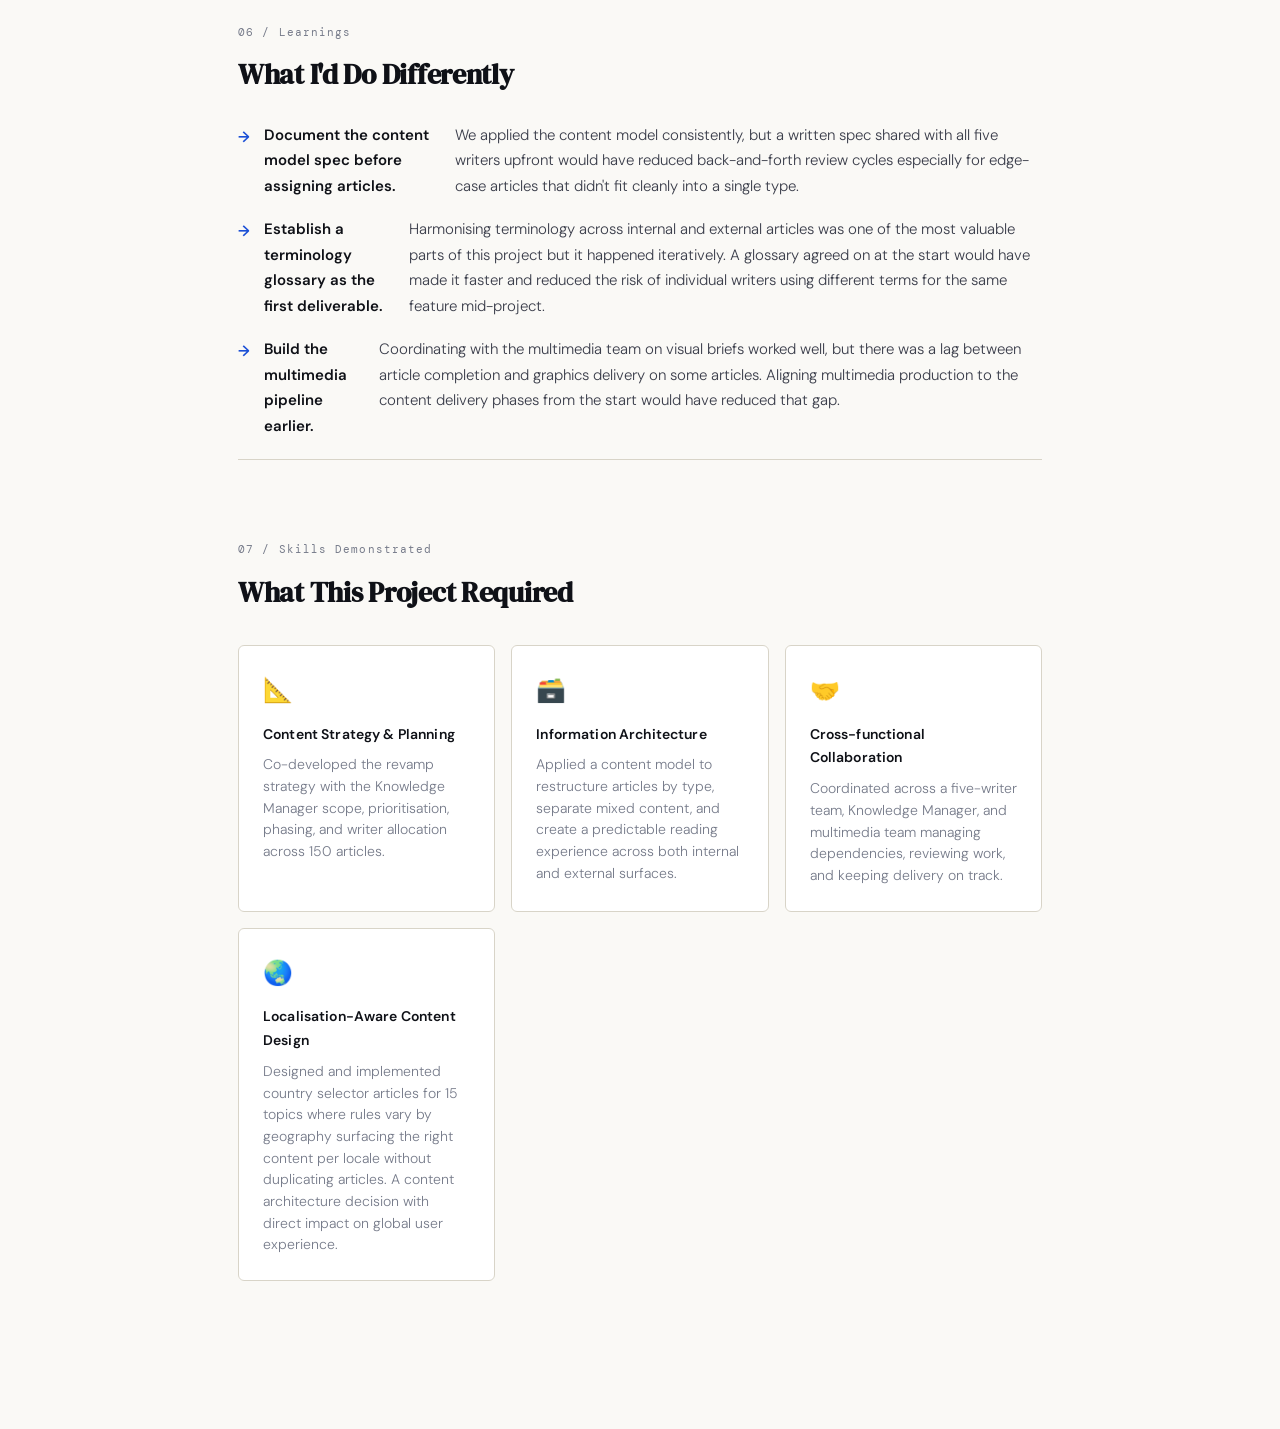
<file: samples/Revamping_help_centre_at_scale.html>
<!DOCTYPE html>
<html lang="en">
<head>
<meta charset="UTF-8">
<meta name="viewport" content="width=device-width, initial-scale=1.0">
<title>Case Study · Help Center Revamp at Scale | Content Strategy</title>
<link href="https://fonts.googleapis.com/css2?family=DM+Serif+Display:ital@0;1&family=DM+Sans:wght@300;400;500;600&family=DM+Mono:wght@400;500&display=swap" rel="stylesheet">
<style>
  :root {
    --ink: #0f1117;
    --ink-soft: #3a3d4a;
    --ink-muted: #767b8a;
    --paper: #faf9f6;
    --cream: #f3f0e8;
    --accent: #1a4fd6;
    --accent-light: #e8edfb;
    --accent-warm: #c8490a;
    --gold: #b8860b;
    --rule: #d8d4c8;
    --success: #1a6b3c;
    --success-bg: #e8f5ee;
  }

  * { margin: 0; padding: 0; box-sizing: border-box; }

  body {
    font-family: 'DM Sans', sans-serif;
    background: var(--paper);
    color: var(--ink);
    font-size: 16px;
    line-height: 1.7;
  }

  /* ── NAV ── */
  nav {
    position: fixed; top: 0; left: 0; right: 0; z-index: 100;
    background: rgba(250,249,246,0.92);
    backdrop-filter: blur(12px);
    border-bottom: 1px solid var(--rule);
    padding: 16px 48px;
    display: flex; align-items: center; justify-content: space-between;
  }
  .nav-name {
    font-family: 'DM Serif Display', serif;
    font-size: 17px;
    letter-spacing: 0.01em;
    color: var(--ink);
    text-decoration: none;
  }
  .nav-back {
    font-size: 13px;
    color: var(--accent);
    text-decoration: none;
    display: flex; align-items: center; gap: 6px;
    font-weight: 500;
    transition: gap 0.2s;
  }
  .nav-back:hover { gap: 10px; }

  /* ── HERO ── */
  .hero {
    padding: 140px 48px 80px;
    max-width: 900px;
    margin: 0 auto;
    opacity: 0;
    transform: translateY(24px);
    animation: fadeUp 0.7s ease forwards 0.1s;
  }

  .hero-label {
    font-family: 'DM Mono', monospace;
    font-size: 11px;
    letter-spacing: 0.18em;
    text-transform: uppercase;
    color: var(--accent);
    background: var(--accent-light);
    display: inline-block;
    padding: 5px 12px;
    border-radius: 2px;
    margin-bottom: 28px;
  }

  h1 {
    font-family: 'DM Serif Display', serif;
    font-size: clamp(36px, 5vw, 58px);
    line-height: 1.1;
    color: var(--ink);
    margin-bottom: 28px;
    letter-spacing: -0.02em;
  }

  h1 em {
    font-style: italic;
    color: var(--accent);
  }

  .hero-sub {
    font-size: 18px;
    color: var(--ink-soft);
    max-width: 620px;
    line-height: 1.65;
    font-weight: 300;
    margin-bottom: 48px;
  }

  /* ── META STRIP ── */
  .meta-strip {
    display: flex;
    flex-wrap: wrap;
    gap: 0;
    border: 1px solid var(--rule);
    border-radius: 4px;
    overflow: hidden;
    margin-bottom: 16px;
  }
  .meta-item {
    flex: 1;
    min-width: 160px;
    padding: 18px 24px;
    border-right: 1px solid var(--rule);
  }
  .meta-item:last-child { border-right: none; }
  .meta-label {
    font-family: 'DM Mono', monospace;
    font-size: 10px;
    letter-spacing: 0.14em;
    text-transform: uppercase;
    color: var(--ink-muted);
    margin-bottom: 6px;
  }
  .meta-value {
    font-size: 14px;
    font-weight: 500;
    color: var(--ink);
  }

  /* ── DISCLAIMER ── */
  .disclaimer {
    background: var(--cream);
    border-left: 3px solid var(--gold);
    padding: 14px 20px;
    font-size: 13px;
    color: var(--ink-soft);
    border-radius: 0 4px 4px 0;
    margin-bottom: 0;
    font-style: italic;
  }

  /* ── MAIN CONTENT ── */
  .content {
    max-width: 900px;
    margin: 0 auto;
    padding: 0 48px 120px;
  }

  /* ── SECTION ── */
  .section {
    margin-top: 80px;
    opacity: 0;
    transform: translateY(20px);
    animation: fadeUp 0.6s ease forwards;
  }
  .section:nth-child(1) { animation-delay: 0.2s; }
  .section:nth-child(2) { animation-delay: 0.3s; }
  .section:nth-child(3) { animation-delay: 0.4s; }
  .section:nth-child(4) { animation-delay: 0.5s; }
  .section:nth-child(5) { animation-delay: 0.6s; }
  .section:nth-child(6) { animation-delay: 0.7s; }
  .section:nth-child(7) { animation-delay: 0.8s; }

  .section-num {
    font-family: 'DM Mono', monospace;
    font-size: 11px;
    color: var(--ink-muted);
    letter-spacing: 0.1em;
    margin-bottom: 10px;
  }

  h2 {
    font-family: 'DM Serif Display', serif;
    font-size: 28px;
    color: var(--ink);
    margin-bottom: 24px;
    letter-spacing: -0.01em;
  }

  p {
    color: var(--ink-soft);
    margin-bottom: 18px;
    font-size: 16px;
    font-weight: 300;
  }

  p strong {
    color: var(--ink);
    font-weight: 600;
  }

  /* ── RULE ── */
  hr {
    border: none;
    border-top: 1px solid var(--rule);
    margin: 0;
  }

  /* ── CALLOUT ── */
  .callout {
    background: var(--accent-light);
    border-left: 4px solid var(--accent);
    padding: 20px 24px;
    border-radius: 0 6px 6px 0;
    margin: 28px 0;
  }
  .callout p { color: var(--accent); margin: 0; font-weight: 400; font-size: 15px; }
  .callout strong { color: var(--accent); }

  /* ── PROBLEM CARDS ── */
  .card-grid {
    display: grid;
    grid-template-columns: repeat(auto-fit, minmax(240px, 1fr));
    gap: 16px;
    margin: 28px 0;
  }
  .card {
    border: 1px solid var(--rule);
    border-radius: 6px;
    padding: 24px;
    background: white;
    transition: box-shadow 0.2s, transform 0.2s;
  }
  .card:hover {
    box-shadow: 0 8px 32px rgba(0,0,0,0.08);
    transform: translateY(-2px);
  }
  .card-icon {
    font-size: 24px;
    margin-bottom: 12px;
    display: block;
  }
  .card h3 {
    font-size: 14px;
    font-weight: 600;
    color: var(--ink);
    margin-bottom: 8px;
    letter-spacing: 0.01em;
  }
  .card p {
    font-size: 14px;
    color: var(--ink-muted);
    margin: 0;
    line-height: 1.55;
  }

  /* ── PROCESS STEPS ── */
  .process-steps {
    margin: 28px 0;
    position: relative;
  }
  .step {
    display: flex;
    gap: 24px;
    margin-bottom: 32px;
    align-items: flex-start;
  }
  .step-num-wrap {
    flex-shrink: 0;
    width: 40px;
    height: 40px;
    border-radius: 50%;
    background: var(--accent);
    color: white;
    font-family: 'DM Mono', monospace;
    font-size: 13px;
    font-weight: 500;
    display: flex; align-items: center; justify-content: center;
  }
  .step-body h3 {
    font-size: 16px;
    font-weight: 600;
    color: var(--ink);
    margin-bottom: 6px;
  }
  .step-body p {
    font-size: 15px;
    margin: 0;
    color: var(--ink-soft);
  }

  /* ── METRICS ── */
  .metrics-row {
    display: grid;
    grid-template-columns: repeat(auto-fit, minmax(180px, 1fr));
    gap: 16px;
    margin: 32px 0;
  }
  .metric {
    text-align: center;
    padding: 28px 20px;
    border: 1px solid var(--rule);
    border-radius: 6px;
    background: white;
    transition: box-shadow 0.2s;
  }
  .metric:hover { box-shadow: 0 4px 20px rgba(0,0,0,0.07); }
  .metric-value {
    font-family: 'DM Serif Display', serif;
    font-size: 42px;
    color: var(--accent);
    line-height: 1;
    margin-bottom: 8px;
  }
  .metric-label {
    font-size: 13px;
    color: var(--ink-muted);
    line-height: 1.4;
    font-weight: 400;
  }

  /* ── FRAMEWORK TABLE ── */
  .framework {
    border: 1px solid var(--rule);
    border-radius: 6px;
    overflow: hidden;
    margin: 28px 0;
  }
  .framework-header {
    background: var(--ink);
    color: white;
    display: grid;
    grid-template-columns: 1.2fr 2fr 1.5fr;
    font-family: 'DM Mono', monospace;
    font-size: 11px;
    letter-spacing: 0.1em;
    text-transform: uppercase;
    padding: 14px 20px;
  }
  .framework-row {
    display: grid;
    grid-template-columns: 1.2fr 2fr 1.5fr;
    padding: 16px 20px;
    border-bottom: 1px solid var(--rule);
    transition: background 0.15s;
  }
  .framework-row:last-child { border-bottom: none; }
  .framework-row:hover { background: var(--cream); }
  .framework-row span { font-size: 14px; color: var(--ink-soft); padding-right: 16px; }
  .framework-row span:first-child { font-weight: 600; color: var(--ink); }
  .tag {
    display: inline-block;
    font-family: 'DM Mono', monospace;
    font-size: 11px;
    padding: 3px 8px;
    border-radius: 2px;
    font-weight: 500;
  }
  .tag-high { background: #fce8e8; color: #b91c1c; }
  .tag-med { background: #fef3cd; color: #92610a; }
  .tag-low { background: var(--success-bg); color: var(--success); }

  /* ── BEFORE/AFTER ── */
  .before-after {
    display: grid;
    grid-template-columns: 1fr 1fr;
    gap: 16px;
    margin: 28px 0;
  }
  .ba-card {
    border-radius: 6px;
    overflow: hidden;
  }
  .ba-header {
    padding: 10px 18px;
    font-family: 'DM Mono', monospace;
    font-size: 11px;
    letter-spacing: 0.1em;
    text-transform: uppercase;
    font-weight: 500;
  }
  .ba-before .ba-header { background: #fee2e2; color: #991b1b; }
  .ba-after .ba-header { background: var(--success-bg); color: var(--success); }
  .ba-body {
    padding: 20px 18px;
    border: 1px solid var(--rule);
    border-top: none;
    border-radius: 0 0 6px 6px;
    background: white;
    min-height: 180px;
  }
  .ba-body p {
    font-size: 14px;
    line-height: 1.6;
    color: var(--ink-soft);
    margin-bottom: 10px;
  }
  .ba-body p:last-child { margin-bottom: 0; }
  .strikethrough { text-decoration: line-through; color: #aaa !important; }

  /* ── LEARNINGS ── */
  .learning-list {
    list-style: none;
    margin: 20px 0;
  }
  .learning-list li {
    display: flex;
    gap: 14px;
    margin-bottom: 18px;
    align-items: flex-start;
    font-size: 15px;
    color: var(--ink-soft);
    font-weight: 300;
  }
  .learning-list li::before {
    content: "→";
    color: var(--accent);
    font-weight: 600;
    flex-shrink: 0;
    margin-top: 2px;
  }
  .learning-list strong { color: var(--ink); font-weight: 600; }

  .footer-cta {
    background: var(--ink);
    padding: 60px 48px;
    text-align: center;
    margin-top: 80px;
  }
  .footer-cta h2 {
    font-family: 'DM Serif Display', serif;
    color: white;
    font-size: 32px;
    margin-bottom: 14px;
  }
  .footer-cta p {
    color: rgba(255,255,255,0.6);
    font-size: 16px;
    margin-bottom: 32px;
    font-weight: 300;
  }
  .cta-btn {
    display: inline-block;
    background: white;
    color: var(--ink);
    padding: 14px 32px;
    border-radius: 4px;
    font-weight: 600;
    font-size: 14px;
    text-decoration: none;
    transition: background 0.2s, transform 0.2s;
    margin: 0 8px 12px;
  }
  .cta-btn:hover { background: var(--cream); transform: translateY(-1px); }
  .cta-btn.outline {
    background: transparent;
    color: white;
    border: 1px solid rgba(255,255,255,0.3);
  }
  .cta-btn.outline:hover { background: rgba(255,255,255,0.1); }

  /* ── ANIMATIONS ── */
  @keyframes fadeUp {
    to { opacity: 1; transform: translateY(0); }
  }

  /* ── RESPONSIVE ── */
  @media (max-width: 640px) {
    nav { padding: 16px 20px; }
    .hero { padding: 120px 20px 60px; }
    .content { padding: 0 20px 80px; }
    .before-after { grid-template-columns: 1fr; }
    .framework-header, .framework-row { grid-template-columns: 1fr; }
    .framework-header span:not(:first-child),
    .framework-row span:not(:first-child) { display: none; }
    .footer-cta { padding: 40px 24px; }
  }
</style>
</head>
<body>

<!-- NAV -->
<nav>
  <a class="nav-name" href="#">Portfolio</a>
  <a class="nav-back" href="#">← All Work</a>
</nav>

<!-- HERO -->
<div class="hero">
  <span class="hero-label">Case Study · Content Strategy</span>
  <h1>Revamping a Help Center <em>at Scale</em></h1>
  <p class="hero-sub">How I led a team of five writers through a structured, content-model-driven overhaul of 150 Help Center articles  enforcing topic-based authoring, introducing country-variant content, and adding multimedia to improve clarity for a global user audience.</p>

  <div class="meta-strip">
    <div class="meta-item">
      <div class="meta-label">Role</div>
      <div class="meta-value">Lead · Technical Writer Specialist</div>
    </div>
    <div class="meta-item">
      <div class="meta-label">Scope</div>
      <div class="meta-value">150 articles · external Help Center</div>
    </div>
    <div class="meta-item">
      <div class="meta-label">Team</div>
      <div class="meta-value">4 writers + Knowledge Manager</div>
    </div>
  </div>

  <div class="disclaimer">
    Note: All specific content, internal data, and proprietary workflows from this project are confidential. This case study describes my strategic process, frameworks, and decisions without disclosing any restricted information.
  </div>
</div>

<!-- CONTENT -->
<div class="content">

  <!-- 01 CONTEXT -->
  <div class="section">
    <div class="section-num">01 / Context</div>
    <h2>The Situation</h2>
    <p>As the <strong>content lead for a large-scale external Help Center</strong>, I owned the full content lifecycle of a critical support area spanning multiple global sites. The domain I covered was one of the most business-critical in the support ecosystem  when users can't understand key processes, charges, or account status, they escalate to human support, delay tasks, or churn entirely.</p>
    <p>I partnered with our <strong>Knowledge Manager</strong> to plan and execute a large-scale content revamp of the external, user-facing Help Center. Together we scoped the project, defined the content strategy, assigned articles across a team of five writers, and tracked delivery. The corpus covered <strong>150 articles</strong> across multiple information types: task topics, concept topics, reference topics, troubleshooting articles, and country-specific articles.</p>

    <div class="callout">
      <p><strong>The core challenge:</strong> 150 external articles with outdated UI references, multiple content types mixed within single articles, no visual aids, and readability levels mismatched to a global audience. One content lead, five writers, and a knowledge manager to fix all of it systematically.</p>
    </div>
  </div>

  <hr>

  <!-- 02 PROBLEM -->
  <div class="section">
    <div class="section-num">02 / Problem Definition</div>
    <h2>What Was Breaking and Why</h2>
    <p>Before committing to a solution, I worked with the Knowledge Manager to audit a representative sample of articles and diagnose root causes. Four clear problems emerged:</p>

    <div class="card-grid">
      <div class="card">
        <span class="card-icon">🖥️</span>
        <h3>Outdated UI References</h3>
        <p>The product UI had evolved significantly. Many articles described navigation paths and screen labels that no longer existed, causing user confusion and unnecessary support escalations.</p>
      </div>
      <div class="card">
        <span class="card-icon">🗂️</span>
        <h3>Violation of Topic-Based Authoring</h3>
        <p>Task topics (procedural, step-by-step instructions) and concept topics (explanatory, reference content) were frequently combined in a single article. Users scanning for a task completion path had to navigate through conceptual background, and vice versa.</p>
      </div>
      <div class="card">
        <span class="card-icon">📖</span>
        <h3>Readability Gap</h3>
        <p>Articles were written at reading levels too high for a global audience  many users were non-technical. Complex concepts needed to be simplified without losing accuracy.</p>
      </div>
      <div class="card">
        <span class="card-icon">🖼️</span>
        <h3>No Visual Aids</h3>
        <p>Complex flows and processes were explained in text only. Users with low English proficiency or low familiarity with the product had no visual reference to anchor understanding.</p>
      </div>
    </div>
  </div>

  <hr>

  <!-- 03 APPROACH -->
  <div class="section">
    <div class="section-num">03 / Strategic Approach</div>
    <h2>Planning the Revamp with the Knowledge Manager</h2>
    <p>Before a single article was touched, I worked closely with the Knowledge Manager to establish three things: <strong>what we were fixing</strong>, <strong>in what order</strong>, and <strong>how we'd keep five writers aligned</strong> across both internal and external content simultaneously.</p>

    <p>We agreed on a content strategy built around an established content model  a framework that prescribes article types, structures, and voice guidelines. The strategic shift was to stop treating articles as free-form documents and start treating them as typed, predictable content objects. That decision drove everything downstream.</p>

    <div class="callout">
      <p><strong>Key strategic decision:</strong> Enforce topic-based authoring across the corpus. Task topics (procedural content) and concept topics (reference and explanatory content) were separated into discrete articles. Each article was assigned a single information type, making content modular, reusable, and easier to maintain independently when the product UI changed.</p>
    </div>

    <p>For prioritisation, we used a two-signal framework  article view volume and escalation correlation  to rank which of the 150 articles to tackle first:</p>

    <div class="framework">
      <div class="framework-header">
        <span>Signal</span>
        <span>What it tells us</span>
        <span>Priority</span>
      </div>
      <div class="framework-row">
        <span>High traffic + high escalation</span>
        <span>Users are reading but not resolving  broken content causing direct support cost</span>
        <span><span class="tag tag-high">P0 Immediate</span></span>
      </div>
      <div class="framework-row">
        <span>High traffic + low escalation</span>
        <span>Content is working  good candidate for UI refresh and multimedia uplift</span>
        <span><span class="tag tag-med">P1 Next cycle</span></span>
      </div>
      <div class="framework-row">
        <span>Low traffic + high escalation</span>
        <span>Niche but broken  investigate whether discoverability or content is the issue</span>
        <span><span class="tag tag-med">P1 Investigate</span></span>
      </div>
      <div class="framework-row">
        <span>Low traffic + low escalation</span>
        <span>Low impact either way  batch update in later phases</span>
        <span><span class="tag tag-low">P2 Batch</span></span>
      </div>
    </div>

    <p>This framework let the Knowledge Manager and I divide the 150-article backlog into three delivery phases and assign them across the five writers with clear priorities rather than working through the list arbitrarily.</p>
  </div>

  <hr>

  <!-- 04 EXECUTION -->
  <div class="section">
    <div class="section-num">04 / Execution</div>
    <h2>The Revamp Process</h2>
    <p>Each article went through a structured five-step process. I set this process with the Knowledge Manager and applied it consistently across the team of five writers throughout the project.</p>

    <div class="process-steps">
      <div class="step">
        <div class="step-num-wrap">01</div>
        <div class="step-body">
          <h3>Audit &amp; Classification</h3>
          <p>Each article was audited for content type, UI accuracy, article structure, and terminology consistency across internal and external versions. Articles mixing how-to and troubleshooting content were flagged for splitting before rewriting began.</p>
        </div>
      </div>
      <div class="step">
        <div class="step-num-wrap">02</div>
        <div class="step-body">
          <h3>Structured Authoring and Content Model Application</h3>
          <p>Articles were restructured against the established content model  a typed, standardised framework that prescribes structure by article type. How-to articles followed a consistent anatomy: task title, one-line summary, prerequisites, numbered steps with UI labels, and related links. Troubleshooting articles were separated and given their own structure: symptom, cause, resolution steps, escalation path.</p>
        </div>
      </div>
      <div class="step">
        <div class="step-num-wrap">03</div>
        <div class="step-body">
          <h3>UI Refresh &amp; Terminology Alignment</h3>
          <p>All UI references were validated against the current product interface. Simultaneously, terminology was harmonised across internal and external articles so the same feature used the same name regardless of the reader. This was coordinated carefully to avoid introducing new inconsistencies during the rewrite.</p>
        </div>
      </div>
      <div class="step">
        <div class="step-num-wrap">04</div>
        <div class="step-body">
          <h3>Multimedia Collaboration</h3>
          <p>For complex flows and processes, I collaborated with the multimedia team to produce GIFs and videos. I briefed the visual requirements for each article, reviewed drafts for accuracy, and integrated the final assets. In total, <strong>51 articles</strong> received new multimedia elements, driving significant rating improvements on key high-traffic articles.</p>
        </div>
      </div>
      <div class="step">
        <div class="step-num-wrap">04b</div>
        <div class="step-body">
          <h3>Country Selector Implementation</h3>
          <p>Rules and processes vary significantly by country. For <strong>15 articles</strong> where content diverged meaningfully by geography, we implemented a country selector  a dropdown that surfaces the relevant content for a user's country without requiring separate articles per locale. This reduced content duplication while improving relevance for users in markets with unique local rules.</p>
        </div>
      </div>
      <div class="step">
        <div class="step-num-wrap">05</div>
        <div class="step-body">
          <h3>Review, Sync &amp; Publish</h3>
          <p>Articles went through peer review within the team before publish. The Knowledge Manager and I held regular syncs to track delivery against the phased plan, resolve blockers, and adjust prioritisation if product changes required urgent updates mid-cycle.</p>
        </div>
      </div>
    </div>

    <h2 style="margin-top: 48px;">Before vs. After: Content Structure</h2>
    <p>Here's how the content model changed at an article level  illustrated with a representative example:</p>

    <div class="before-after">
      <div class="ba-card ba-before">
        <div class="ba-header">❌ Before</div>
        <div class="ba-body">
          <p class="strikethrough">Understanding your account settings</p>
          <p>Account settings can be confusing. There are many options you can use. This article explains the settings. You can find your settings in the left navigation. Click on Account & Settings. There are different types of settings depending on how you set things up originally...</p>
          <p style="font-size:13px; color:#aaa; margin-top:12px;"> No structure · Passive voice · Vague · No task focus · Not scannable</p>
        </div>
      </div>
      <div class="ba-card ba-after">
        <div class="ba-header">✅ After</div>
        <div class="ba-body">
          <p><strong>Check your account summary</strong></p>
          <p style="font-size:14px;">View your current status, settings, and activity history from the Account section.</p>
          <p style="font-size:14px;"><strong>Steps</strong><br>1. In your account, click <em>Settings</em> in the left menu.<br>2. Select <em>Account summary</em>.<br>3. Review your current status and next scheduled action.</p>
          <p style="font-size:13px; color: #1a6b3c; margin-top:12px;"> Task title · One-line summary · Numbered steps · UI labels in italics · Scannable</p>
        </div>
      </div>
    </div>
  </div>

  <hr>

  <!-- 05 RESULTS -->
  <div class="section">
    <div class="section-num">05 / Results</div>
    <h2>What We Delivered</h2>

    <div class="metrics-row">
      <div class="metric">
        <div class="metric-value">+1.76 pp</div>
        <div class="metric-label">Average user satisfaction increase across Tier 1 articles</div>
      </div>
      <div class="metric">
        <div class="metric-value">−20.04%</div>
        <div class="metric-label">Reduction in total page views  users reaching resolution faster</div>
      </div>
      <div class="metric">
        <div class="metric-value">+21.59 pp</div>
        <div class="metric-label">Rating increase on the highest-impact article after readability optimisation</div>
      </div>
      <div class="metric">
        <div class="metric-value">150</div>
        <div class="metric-label">External articles revamped  51 with new multimedia, 15 with country selectors</div>
      </div>
    </div>

    <div class="callout">
      <p><strong>On the page view reduction:</strong> In support documentation, fewer page views alongside higher ratings is a positive signal  it means users are finding correct information faster, or resolving issues without needing the Help Center at all. The −20.04% drop is evidence of improved self-help efficiency, not reduced engagement.</p>
    </div>

    <p>Article-level highlights across the highest-traffic content:</p>
    <div class="framework">
      <div class="framework-header">
        <span>Article type</span>
        <span>Rating change</span>
        <span>Escalation change</span>
      </div>
      <div class="framework-row">
        <span>Troubleshooting: unavailable options</span>
        <span><span class="tag tag-high">+25.20 pp</span></span>
        <span>0.00 pp</span>
      </div>
      <div class="framework-row">
        <span>How-to: completing a key action</span>
        <span><span class="tag tag-high">+21.59 pp</span></span>
        <span><span class="tag tag-med">−0.21 pp</span></span>
      </div>
      <div class="framework-row">
        <span>How-to: multi-account setup</span>
        <span><span class="tag tag-high">+17.85 pp</span></span>
        <span>+0.20 pp</span>
      </div>
      <div class="framework-row">
        <span>How-to: creating a budget or limit</span>
        <span><span class="tag tag-high">+16.67 pp</span></span>
        <span>+0.13 pp</span>
      </div>
      <div class="framework-row">
        <span>Troubleshooting: disputing a charge</span>
        <span><span class="tag tag-high">+11.54 pp</span></span>
        <span><span class="tag tag-med">−0.30 pp</span></span>
      </div>
    </div>
  </div>

  <hr>

  <!-- 06 LEARNINGS -->
  <div class="section">
    <div class="section-num">06 / Learnings</div>
    <h2>What I'd Do Differently</h2>
    <ul class="learning-list">
      <li><strong>Document the content model spec before assigning articles.</strong> We applied the content model consistently, but a written spec shared with all five writers upfront would have reduced back-and-forth review cycles  especially for edge-case articles that didn't fit cleanly into a single type.</li>
      <li><strong>Establish a terminology glossary as the first deliverable.</strong> Harmonising terminology across internal and external articles was one of the most valuable parts of this project  but it happened iteratively. A glossary agreed on at the start would have made it faster and reduced the risk of individual writers using different terms for the same feature mid-project.</li>
      <li><strong>Build the multimedia pipeline earlier.</strong> Coordinating with the multimedia team on visual briefs worked well, but there was a lag between article completion and graphics delivery on some articles. Aligning multimedia production to the content delivery phases from the start would have reduced that gap.</li>
    </ul>
  </div>

  <hr>

  <!-- 07 SKILLS -->
  <div class="section">
    <div class="section-num">07 / Skills Demonstrated</div>
    <h2>What This Project Required</h2>
    <div class="card-grid">
      <div class="card">
        <span class="card-icon">📐</span>
        <h3>Content Strategy &amp; Planning</h3>
        <p>Co-developed the revamp strategy with the Knowledge Manager  scope, prioritisation, phasing, and writer allocation across 150 articles.</p>
      </div>
      <div class="card">
        <span class="card-icon">🗃️</span>
        <h3>Information Architecture</h3>
        <p>Applied a content model to restructure articles by type, separate mixed content, and create a predictable reading experience across both internal and external surfaces.</p>
      </div>
      <div class="card">
        <span class="card-icon">🤝</span>
        <h3>Cross-functional Collaboration</h3>
        <p>Coordinated across a five-writer team, Knowledge Manager, and multimedia team  managing dependencies, reviewing work, and keeping delivery on track.</p>
      </div>
      <div class="card">
        <span class="card-icon">🌏</span>
        <h3>Localisation-Aware Content Design</h3>
        <p>Designed and implemented country selector articles for 15 topics where rules vary by geography  surfacing the right content per locale without duplicating articles. A content architecture decision with direct impact on global user experience.</p>
      </div>
    </div>
  </div>

</div>



</body>
</html>
</file>
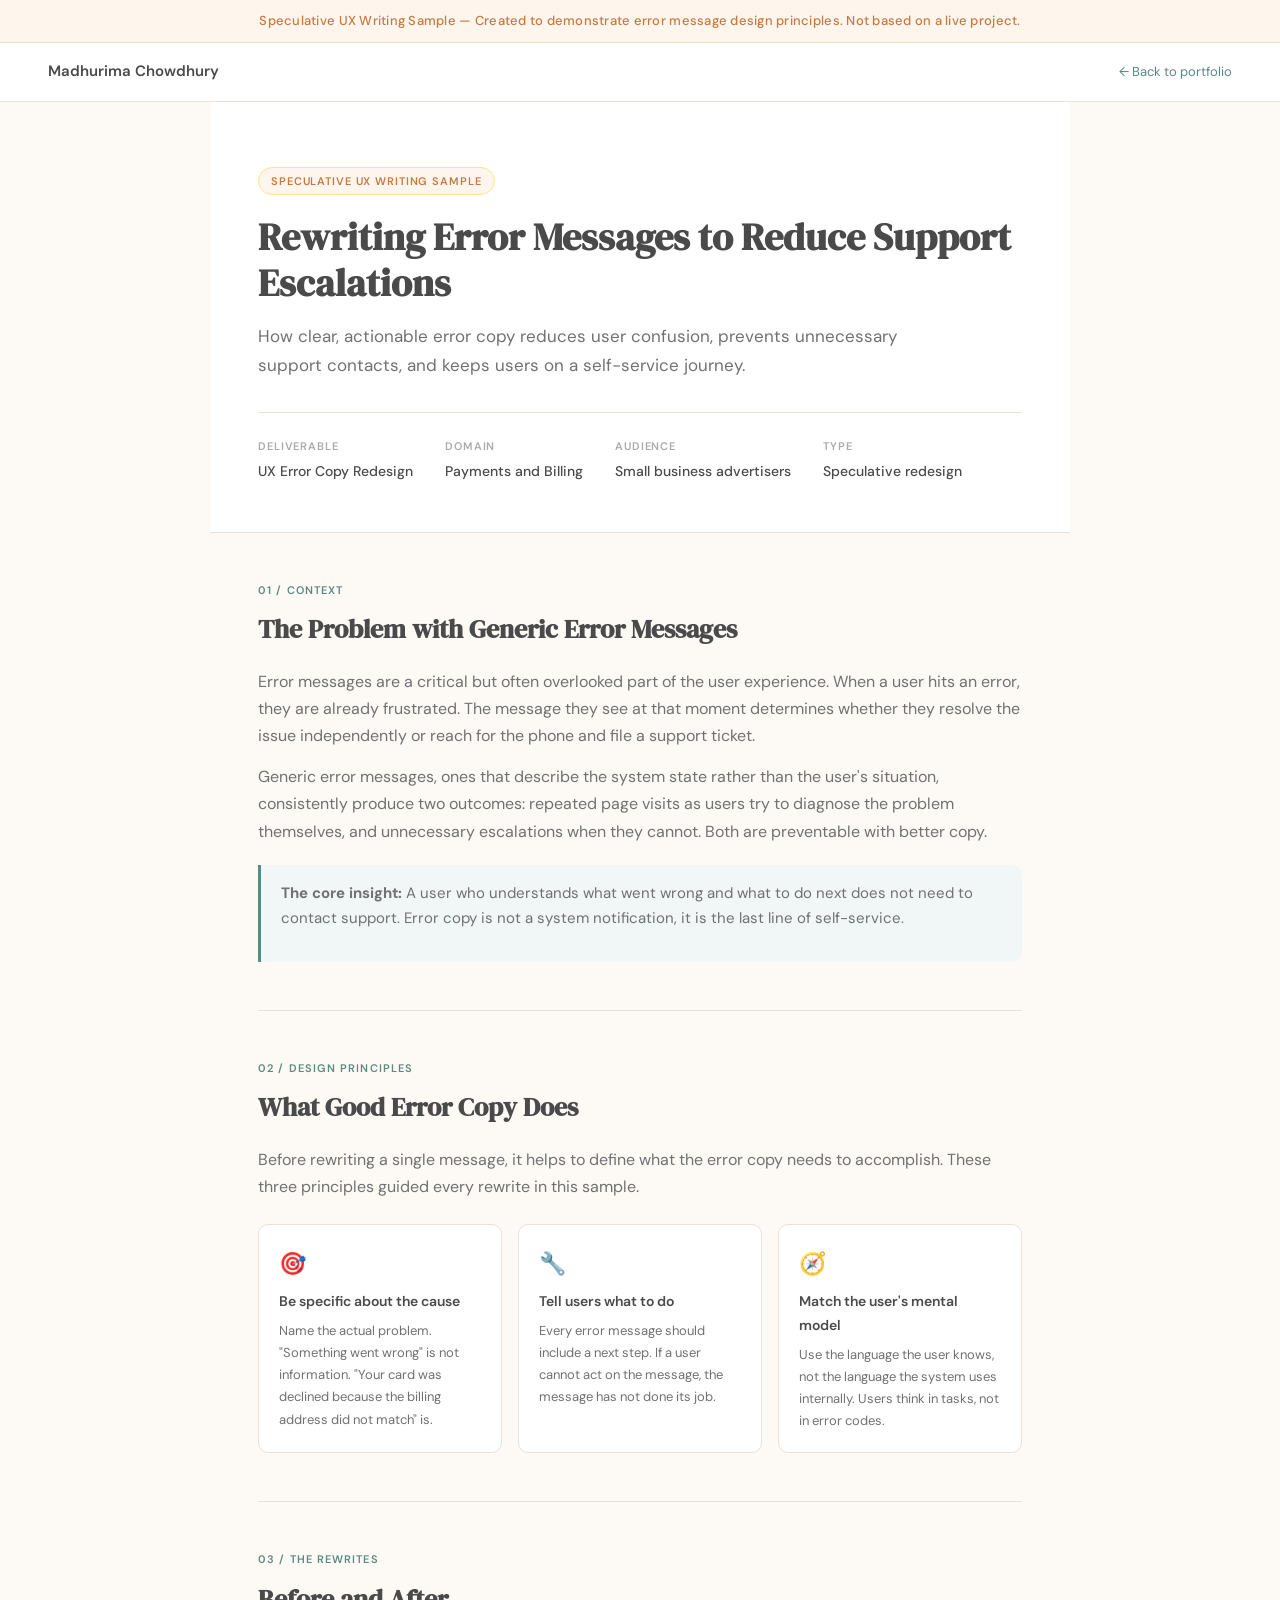
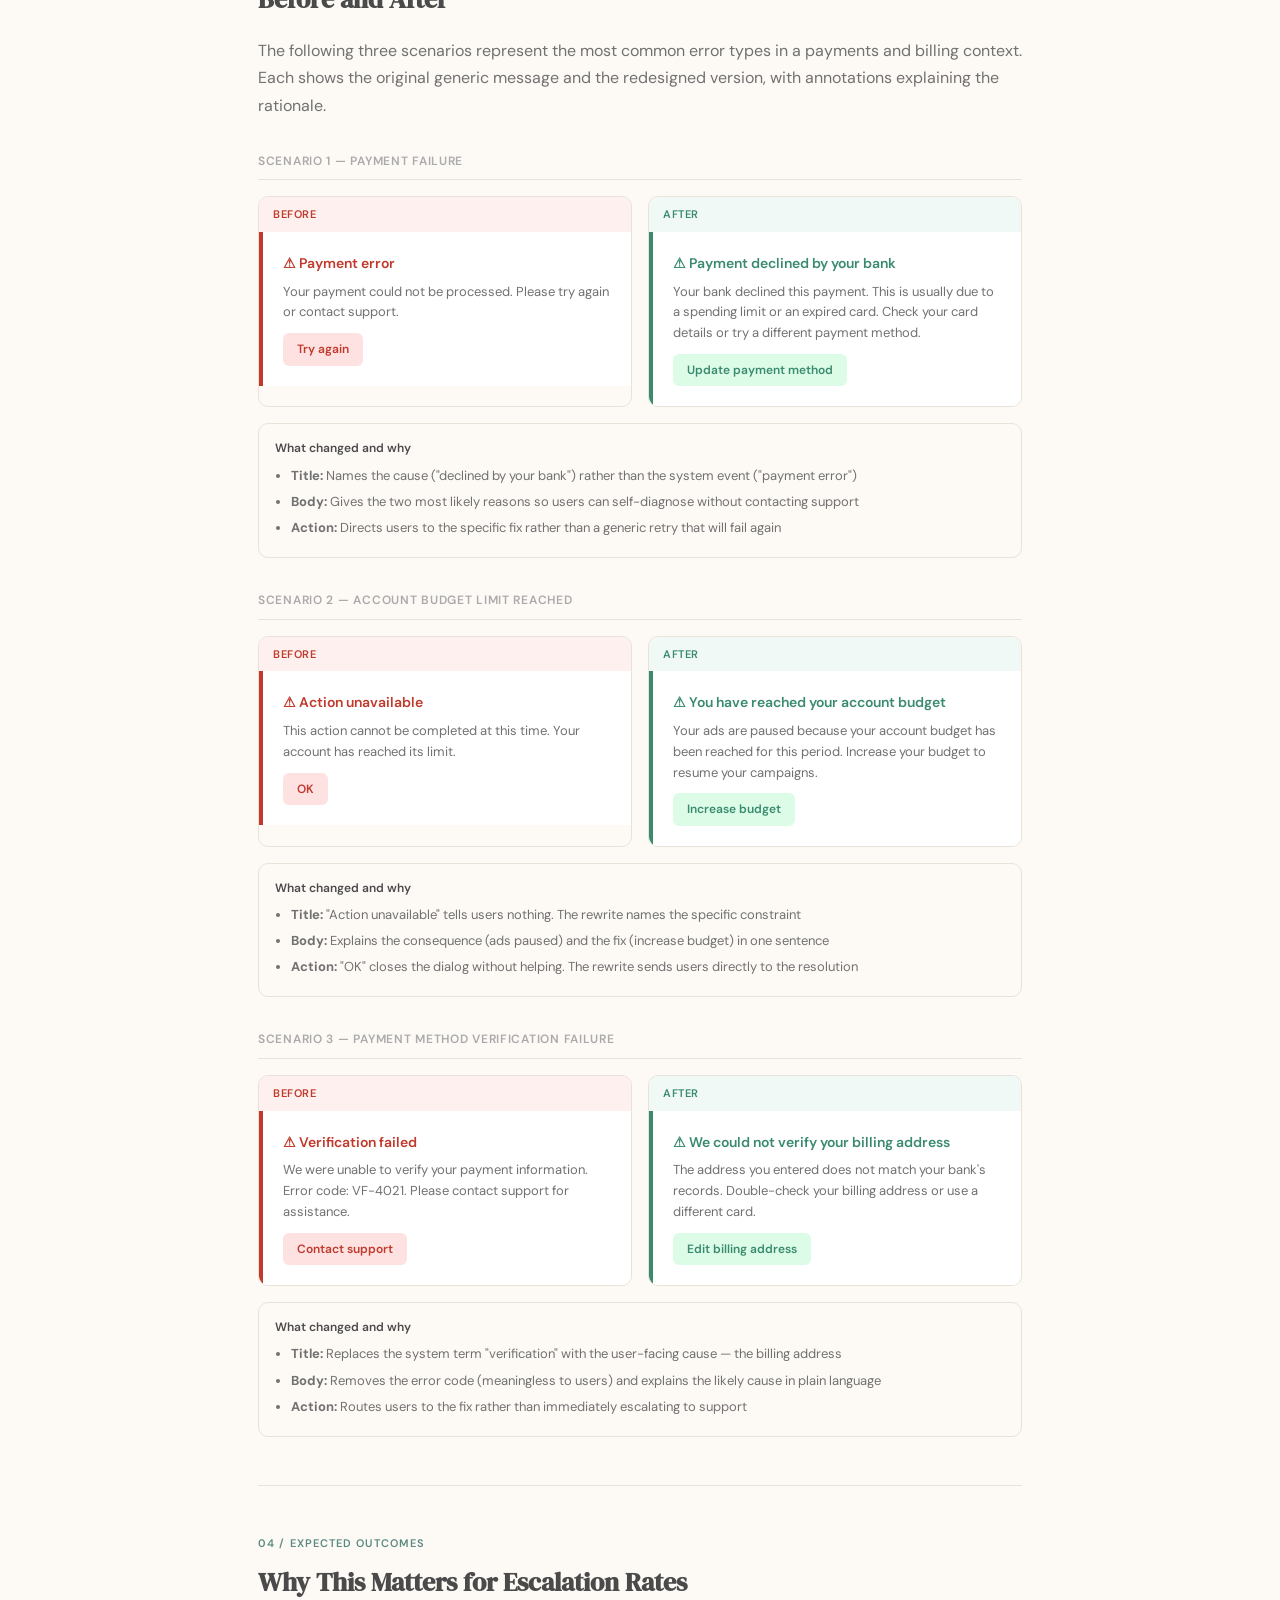
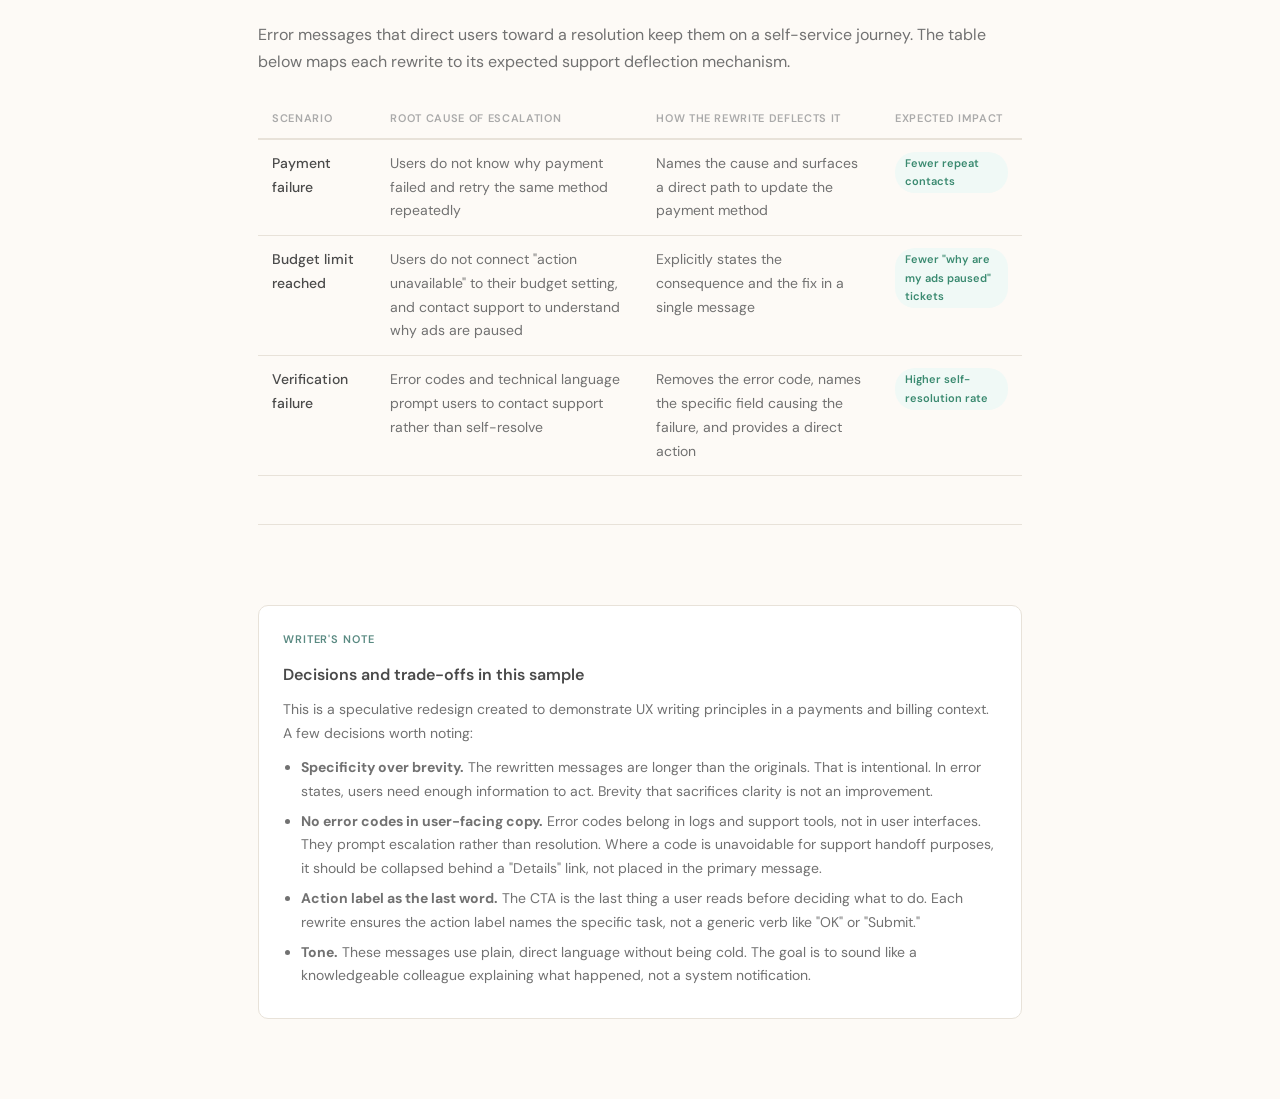
<file: samples/UX_writing_sample.html>
<!DOCTYPE html>
<html lang="en">
<head>
<meta charset="UTF-8">
<meta name="viewport" content="width=device-width, initial-scale=1.0">
<meta name="color-scheme" content="light">
<title>UX Writing Sample — Error Message Redesign | Madhurima Chowdhury</title>
<style>
  @import url('https://fonts.googleapis.com/css2?family=DM+Sans:wght@300;400;500;600&family=DM+Serif+Display&display=swap');

  *, *::before, *::after { box-sizing: border-box; margin: 0; padding: 0; }

  :root {
    color-scheme: light only;
  }

  :root {
    --ink: #4a4a4a;
    --ink-soft: #717171;
    --ink-muted: #aaaaaa;
    --bg: #fdfaf6;
    --surface: #ffffff;
    --accent: #5a8a82;
    --accent-light: #f0f7f6;
    --red: #c0392b;
    --red-light: #fdf0ee;
    --green: #3a8a70;
    --green-light: #f0f9f6;
    --amber: #c87941;
    --amber-light: #fef5ec;
    --border: #e8e2d9;
    --radius: 10px;
  }

  body {
    font-family: 'DM Sans', sans-serif;
    background: #fdfaf6 !important;
    color: #4a4a4a !important;
    line-height: 1.7;
    font-size: 16px;
  }

  @media (prefers-color-scheme: dark) {
    body, html, main, nav, .hero, .section, .surface, .error-box, .annotation, .writers-note, .principle, .callout {
      background: #fdfaf6 !important;
      color: #4a4a4a !important;
    }
    h1, h2, h3 { color: #3d3d3d !important; }
    p { color: #717171 !important; }
    .outcome-table th { color: #aaaaaa !important; }
    .outcome-table td { color: #717171 !important; }
  }

  /* SPECULATIVE BANNER */
  .spec-banner {
    background: #fef5ec;
    color: #c87941;
    border-bottom: 1px solid #f5dfc0;
    text-align: center;
    padding: 10px 24px;
    font-size: 13px;
    font-weight: 500;
    letter-spacing: 0.02em;
  }

  /* NAV */
  nav {
    background: var(--surface);
    border-bottom: 1px solid var(--border);
    padding: 16px 48px;
    display: flex;
    justify-content: space-between;
    align-items: center;
  }
  .nav-name { font-weight: 600; font-size: 15px; color: var(--ink); text-decoration: none; }
  .nav-back { font-size: 13px; color: var(--accent); text-decoration: none; }
  .nav-back:hover { text-decoration: underline; }

  /* HERO */
  .hero {
    background: var(--surface);
    border-bottom: 1px solid var(--border);
    padding: 64px 48px 48px;
    max-width: 860px;
    margin: 0 auto;
  }
  .sample-label {
    display: inline-block;
    background: var(--amber-light);
    color: var(--amber);
    border: 1px solid #fde68a;
    font-size: 11px;
    font-weight: 600;
    letter-spacing: 0.08em;
    text-transform: uppercase;
    padding: 4px 12px;
    border-radius: 20px;
    margin-bottom: 20px;
  }
  .hero h1 {
    font-family: 'DM Serif Display', serif;
    font-size: 38px;
    line-height: 1.2;
    color: var(--ink);
    margin-bottom: 16px;
  }
  .hero-sub {
    font-size: 17px;
    color: var(--ink-soft);
    max-width: 640px;
    margin-bottom: 32px;
  }
  .meta-strip {
    display: flex;
    gap: 32px;
    flex-wrap: wrap;
    padding-top: 24px;
    border-top: 1px solid var(--border);
  }
  .meta-item { display: flex; flex-direction: column; gap: 4px; }
  .meta-label { font-size: 11px; font-weight: 600; letter-spacing: 0.08em; text-transform: uppercase; color: var(--ink-muted); }
  .meta-value { font-size: 14px; font-weight: 500; color: var(--ink); }

  /* MAIN */
  main {
    max-width: 860px;
    margin: 0 auto;
    padding: 0 48px 80px;
  }

  .section { padding: 48px 0 0; }
  .section-num { font-size: 11px; font-weight: 600; letter-spacing: 0.1em; text-transform: uppercase; color: var(--accent); margin-bottom: 8px; }
  h2 { font-family: 'DM Serif Display', serif; font-size: 26px; color: var(--ink); margin-bottom: 16px; }
  p { color: var(--ink-soft); margin-bottom: 14px; }
  hr { border: none; border-top: 1px solid var(--border); margin: 48px 0 0; }

  .callout {
    background: var(--accent-light);
    border-left: 3px solid var(--accent);
    border-radius: 0 var(--radius) var(--radius) 0;
    padding: 16px 20px;
    margin: 20px 0;
    color: var(--ink);
    font-size: 15px;
  }

  /* PRINCIPLES GRID */
  .principles {
    display: grid;
    grid-template-columns: repeat(3, 1fr);
    gap: 16px;
    margin: 24px 0;
  }
  .principle {
    background: var(--surface);
    border: 1px solid var(--border);
    border-radius: var(--radius);
    padding: 20px;
  }
  .principle-icon { font-size: 22px; margin-bottom: 8px; }
  .principle h3 { font-size: 14px; font-weight: 600; color: var(--ink); margin-bottom: 6px; }
  .principle p { font-size: 13px; color: var(--ink-soft); margin: 0; }

  /* BEFORE/AFTER COMPARISONS */
  .comparison { margin: 32px 0; }
  .comparison-label {
    font-size: 12px;
    font-weight: 600;
    letter-spacing: 0.06em;
    text-transform: uppercase;
    color: var(--ink-muted);
    margin-bottom: 16px;
    padding-bottom: 8px;
    border-bottom: 1px solid var(--border);
  }
  .comparison-grid {
    display: grid;
    grid-template-columns: 1fr 1fr;
    gap: 16px;
    margin-bottom: 16px;
  }

  /* ERROR MESSAGE MOCKUP */
  .error-mockup {
    border-radius: var(--radius);
    overflow: hidden;
    border: 1px solid var(--border);
    font-size: 13px;
  }
  .mockup-bar {
    padding: 8px 14px;
    font-size: 11px;
    font-weight: 600;
    letter-spacing: 0.05em;
    text-transform: uppercase;
  }
  .mockup-bar.before { background: var(--red-light); color: var(--red); }
  .mockup-bar.after { background: var(--green-light); color: var(--green); }

  .error-box {
    background: var(--surface);
    padding: 20px;
  }
  .error-box.before-box { border-left: 4px solid var(--red); }
  .error-box.after-box { border-left: 4px solid var(--green); }

  .error-title {
    font-weight: 600;
    font-size: 14px;
    margin-bottom: 6px;
    display: flex;
    align-items: center;
    gap: 8px;
  }
  .error-title.bad { color: var(--red); }
  .error-title.good { color: var(--green); }
  .error-body { color: var(--ink-soft); font-size: 13px; line-height: 1.6; margin-bottom: 10px; }
  .error-action {
    font-size: 12px;
    font-weight: 600;
    padding: 6px 14px;
    border-radius: 6px;
    display: inline-block;
    cursor: default;
  }
  .error-action.bad { background: #fee2e2; color: var(--red); }
  .error-action.good { background: #dcfce7; color: var(--green); }

  /* ANNOTATION */
  .annotation {
    background: var(--bg);
    border: 1px solid var(--border);
    border-radius: var(--radius);
    padding: 14px 16px;
    margin-top: 8px;
  }
  .annotation-title { font-size: 12px; font-weight: 600; color: var(--ink); margin-bottom: 6px; }
  .annotation ul { padding-left: 16px; }
  .annotation li { font-size: 13px; color: var(--ink-soft); margin-bottom: 4px; }

  /* WRITERS NOTE */
  .writers-note {
    background: var(--surface);
    border: 1px solid var(--border);
    border-radius: var(--radius);
    padding: 24px;
    margin-top: 32px;
  }
  .writers-note-label {
    font-size: 11px;
    font-weight: 600;
    letter-spacing: 0.08em;
    text-transform: uppercase;
    color: var(--accent);
    margin-bottom: 12px;
  }
  .writers-note h3 { font-size: 16px; font-weight: 600; color: var(--ink); margin-bottom: 10px; }
  .writers-note p { font-size: 14px; color: var(--ink-soft); margin-bottom: 10px; }
  .writers-note ul { padding-left: 18px; }
  .writers-note li { font-size: 14px; color: var(--ink-soft); margin-bottom: 6px; }

  /* OUTCOME TABLE */
  .outcome-table {
    width: 100%;
    border-collapse: collapse;
    margin: 24px 0;
    font-size: 14px;
  }
  .outcome-table th {
    text-align: left;
    font-size: 11px;
    font-weight: 600;
    letter-spacing: 0.06em;
    text-transform: uppercase;
    color: var(--ink-muted);
    padding: 10px 14px;
    border-bottom: 2px solid var(--border);
  }
  .outcome-table td {
    padding: 12px 14px;
    border-bottom: 1px solid var(--border);
    color: var(--ink-soft);
    vertical-align: top;
  }
  .outcome-table td:first-child { font-weight: 500; color: var(--ink); }
  .tag {
    display: inline-block;
    font-size: 11px;
    font-weight: 600;
    padding: 2px 10px;
    border-radius: 20px;
  }
  .tag-improve { background: var(--green-light); color: var(--green); }
  .tag-problem { background: var(--red-light); color: var(--red); }

  @media (max-width: 640px) {
    nav, .hero, main { padding-left: 20px; padding-right: 20px; }
    .hero h1 { font-size: 28px; }
    .comparison-grid, .principles { grid-template-columns: 1fr; }
  }
</style>
</head>
<body>

<div class="spec-banner">
  Speculative UX Writing Sample — Created to demonstrate error message design principles. Not based on a live project.
</div>

<nav>
  <a class="nav-name" href="#">Madhurima Chowdhury</a>
  <a class="nav-back" href="#">← Back to portfolio</a>
</nav>

<div class="hero">
  <div class="sample-label">Speculative UX Writing Sample</div>
  <h1>Rewriting Error Messages to Reduce Support Escalations</h1>
  <p class="hero-sub">How clear, actionable error copy reduces user confusion, prevents unnecessary support contacts, and keeps users on a self-service journey.</p>
  <div class="meta-strip">
    <div class="meta-item">
      <div class="meta-label">Deliverable</div>
      <div class="meta-value">UX Error Copy Redesign</div>
    </div>
    <div class="meta-item">
      <div class="meta-label">Domain</div>
      <div class="meta-value">Payments and Billing</div>
    </div>
    <div class="meta-item">
      <div class="meta-label">Audience</div>
      <div class="meta-value">Small business advertisers</div>
    </div>
    <div class="meta-item">
      <div class="meta-label">Type</div>
      <div class="meta-value">Speculative redesign</div>
    </div>
  </div>
</div>

<main>

  <!-- 01 CONTEXT -->
  <div class="section">
    <div class="section-num">01 / Context</div>
    <h2>The Problem with Generic Error Messages</h2>
    <p>Error messages are a critical but often overlooked part of the user experience. When a user hits an error, they are already frustrated. The message they see at that moment determines whether they resolve the issue independently or reach for the phone and file a support ticket.</p>
    <p>Generic error messages, ones that describe the system state rather than the user's situation, consistently produce two outcomes: repeated page visits as users try to diagnose the problem themselves, and unnecessary escalations when they cannot. Both are preventable with better copy.</p>
    <div class="callout">
      <p><strong>The core insight:</strong> A user who understands what went wrong and what to do next does not need to contact support. Error copy is not a system notification, it is the last line of self-service.</p>
    </div>
  </div>
  <hr>

  <!-- 02 PRINCIPLES -->
  <div class="section">
    <div class="section-num">02 / Design Principles</div>
    <h2>What Good Error Copy Does</h2>
    <p>Before rewriting a single message, it helps to define what the error copy needs to accomplish. These three principles guided every rewrite in this sample.</p>
    <div class="principles">
      <div class="principle">
        <div class="principle-icon">🎯</div>
        <h3>Be specific about the cause</h3>
        <p>Name the actual problem. "Something went wrong" is not information. "Your card was declined because the billing address did not match" is.</p>
      </div>
      <div class="principle">
        <div class="principle-icon">🔧</div>
        <h3>Tell users what to do</h3>
        <p>Every error message should include a next step. If a user cannot act on the message, the message has not done its job.</p>
      </div>
      <div class="principle">
        <div class="principle-icon">🧭</div>
        <h3>Match the user's mental model</h3>
        <p>Use the language the user knows, not the language the system uses internally. Users think in tasks, not in error codes.</p>
      </div>
    </div>
  </div>
  <hr>

  <!-- 03 REWRITES -->
  <div class="section">
    <div class="section-num">03 / The Rewrites</div>
    <h2>Before and After</h2>
    <p>The following three scenarios represent the most common error types in a payments and billing context. Each shows the original generic message and the redesigned version, with annotations explaining the rationale.</p>

    <!-- SCENARIO 1 -->
    <div class="comparison">
      <div class="comparison-label">Scenario 1 — Payment failure</div>
      <div class="comparison-grid">
        <div class="error-mockup">
          <div class="mockup-bar before">Before</div>
          <div class="error-box before-box">
            <div class="error-title bad">⚠ Payment error</div>
            <div class="error-body">Your payment could not be processed. Please try again or contact support.</div>
            <span class="error-action bad">Try again</span>
          </div>
        </div>
        <div class="error-mockup">
          <div class="mockup-bar after">After</div>
          <div class="error-box after-box">
            <div class="error-title good">⚠ Payment declined by your bank</div>
            <div class="error-body">Your bank declined this payment. This is usually due to a spending limit or an expired card. Check your card details or try a different payment method.</div>
            <span class="error-action good">Update payment method</span>
          </div>
        </div>
      </div>
      <div class="annotation">
        <div class="annotation-title">What changed and why</div>
        <ul>
          <li><strong>Title:</strong> Names the cause ("declined by your bank") rather than the system event ("payment error")</li>
          <li><strong>Body:</strong> Gives the two most likely reasons so users can self-diagnose without contacting support</li>
          <li><strong>Action:</strong> Directs users to the specific fix rather than a generic retry that will fail again</li>
        </ul>
      </div>
    </div>

    <!-- SCENARIO 2 -->
    <div class="comparison">
      <div class="comparison-label">Scenario 2 — Account budget limit reached</div>
      <div class="comparison-grid">
        <div class="error-mockup">
          <div class="mockup-bar before">Before</div>
          <div class="error-box before-box">
            <div class="error-title bad">⚠ Action unavailable</div>
            <div class="error-body">This action cannot be completed at this time. Your account has reached its limit.</div>
            <span class="error-action bad">OK</span>
          </div>
        </div>
        <div class="error-mockup">
          <div class="mockup-bar after">After</div>
          <div class="error-box after-box">
            <div class="error-title good">⚠ You have reached your account budget</div>
            <div class="error-body">Your ads are paused because your account budget has been reached for this period. Increase your budget to resume your campaigns.</div>
            <span class="error-action good">Increase budget</span>
          </div>
        </div>
      </div>
      <div class="annotation">
        <div class="annotation-title">What changed and why</div>
        <ul>
          <li><strong>Title:</strong> "Action unavailable" tells users nothing. The rewrite names the specific constraint</li>
          <li><strong>Body:</strong> Explains the consequence (ads paused) and the fix (increase budget) in one sentence</li>
          <li><strong>Action:</strong> "OK" closes the dialog without helping. The rewrite sends users directly to the resolution</li>
        </ul>
      </div>
    </div>

    <!-- SCENARIO 3 -->
    <div class="comparison">
      <div class="comparison-label">Scenario 3 — Payment method verification failure</div>
      <div class="comparison-grid">
        <div class="error-mockup">
          <div class="mockup-bar before">Before</div>
          <div class="error-box before-box">
            <div class="error-title bad">⚠ Verification failed</div>
            <div class="error-body">We were unable to verify your payment information. Error code: VF-4021. Please contact support for assistance.</div>
            <span class="error-action bad">Contact support</span>
          </div>
        </div>
        <div class="error-mockup">
          <div class="mockup-bar after">After</div>
          <div class="error-box after-box">
            <div class="error-title good">⚠ We could not verify your billing address</div>
            <div class="error-body">The address you entered does not match your bank's records. Double-check your billing address or use a different card.</div>
            <span class="error-action good">Edit billing address</span>
          </div>
        </div>
      </div>
      <div class="annotation">
        <div class="annotation-title">What changed and why</div>
        <ul>
          <li><strong>Title:</strong> Replaces the system term "verification" with the user-facing cause — the billing address</li>
          <li><strong>Body:</strong> Removes the error code (meaningless to users) and explains the likely cause in plain language</li>
          <li><strong>Action:</strong> Routes users to the fix rather than immediately escalating to support</li>
        </ul>
      </div>
    </div>
  </div>
  <hr>

  <!-- 04 OUTCOME -->
  <div class="section">
    <div class="section-num">04 / Expected Outcomes</div>
    <h2>Why This Matters for Escalation Rates</h2>
    <p>Error messages that direct users toward a resolution keep them on a self-service journey. The table below maps each rewrite to its expected support deflection mechanism.</p>
    <table class="outcome-table">
      <thead>
        <tr>
          <th>Scenario</th>
          <th>Root cause of escalation</th>
          <th>How the rewrite deflects it</th>
          <th>Expected impact</th>
        </tr>
      </thead>
      <tbody>
        <tr>
          <td>Payment failure</td>
          <td>Users do not know why payment failed and retry the same method repeatedly</td>
          <td>Names the cause and surfaces a direct path to update the payment method</td>
          <td><span class="tag tag-improve">Fewer repeat contacts</span></td>
        </tr>
        <tr>
          <td>Budget limit reached</td>
          <td>Users do not connect "action unavailable" to their budget setting, and contact support to understand why ads are paused</td>
          <td>Explicitly states the consequence and the fix in a single message</td>
          <td><span class="tag tag-improve">Fewer "why are my ads paused" tickets</span></td>
        </tr>
        <tr>
          <td>Verification failure</td>
          <td>Error codes and technical language prompt users to contact support rather than self-resolve</td>
          <td>Removes the error code, names the specific field causing the failure, and provides a direct action</td>
          <td><span class="tag tag-improve">Higher self-resolution rate</span></td>
        </tr>
      </tbody>
    </table>
  </div>
  <hr>

  <!-- WRITER'S NOTE -->
  <div class="section">
    <div class="writers-note">
      <div class="writers-note-label">Writer's Note</div>
      <h3>Decisions and trade-offs in this sample</h3>
      <p>This is a speculative redesign created to demonstrate UX writing principles in a payments and billing context. A few decisions worth noting:</p>
      <ul>
        <li><strong>Specificity over brevity.</strong> The rewritten messages are longer than the originals. That is intentional. In error states, users need enough information to act. Brevity that sacrifices clarity is not an improvement.</li>
        <li><strong>No error codes in user-facing copy.</strong> Error codes belong in logs and support tools, not in user interfaces. They prompt escalation rather than resolution. Where a code is unavoidable for support handoff purposes, it should be collapsed behind a "Details" link, not placed in the primary message.</li>
        <li><strong>Action label as the last word.</strong> The CTA is the last thing a user reads before deciding what to do. Each rewrite ensures the action label names the specific task, not a generic verb like "OK" or "Submit."</li>
        <li><strong>Tone.</strong> These messages use plain, direct language without being cold. The goal is to sound like a knowledgeable colleague explaining what happened, not a system notification.</li>
      </ul>
    </div>
  </div>

</main>
</body>
</html>
</file>
<file: style.css>
/* =========================================================
   MADHURIMA CHOWDHURY PORTFOLIO
   Version 2.0
=========================================================*/

/* ===============================
   GOOGLE FONT
==================================*/

@import url('https://fonts.googleapis.com/css2?family=Inter:wght@300;400;500;600;700;800;900&display=swap');

/* ===============================
   CSS VARIABLES
==================================*/

:root{

--bg:#050816;
--bg2:#0b1120;
--surface:#101827;
--surface2:#162033;

--primary:#4F8CFF;
--secondary:#7C3AED;
--accent:#22D3EE;

--text:#F8FAFC;
--text2:#CBD5E1;
--muted:#94A3B8;

--border:rgba(255,255,255,.08);

--shadow:0 20px 60px rgba(0,0,0,.45);

--radius:20px;

--transition:.35s ease;
}
/* ================================
   PROFILE PHOTO
================================ */



.profile-card:hover{

transform:translateY(-10px);

}

.profile-card img{

width:100%;

height:100%;

object-fit:cover;

border-radius:26px;

display:block;

}



/* ===============================
RESET
==================================*/

*{
margin:0;
padding:0;
box-sizing:border-box;
}

html{

scroll-behavior:smooth;

}

body{

font-family:'Inter',sans-serif;

background:var(--bg);

color:var(--text);

overflow-x:hidden;

line-height:1.8;

}

/* ===============================
BACKGROUND
==================================*/

body::before{

content:"";

position:fixed;

top:-20%;

left:-20%;

width:700px;

height:700px;

background:radial-gradient(circle,
rgba(79,140,255,.18),
transparent 70%);

filter:blur(90px);

z-index:-2;

animation:floatOne 12s infinite alternate;

}

body::after{

content:"";

position:fixed;

right:-15%;

bottom:-10%;

width:600px;

height:600px;

background:radial-gradient(circle,
rgba(124,58,237,.18),
transparent 70%);

filter:blur(100px);

z-index:-2;

animation:floatTwo 16s infinite alternate;

}

/* Grid Overlay */

.grid-overlay{

position:fixed;

inset:0;

background-image:

linear-gradient(rgba(255,255,255,.03) 1px,transparent 1px),

linear-gradient(90deg,rgba(255,255,255,.03) 1px,transparent 1px);

background-size:60px 60px;

z-index:-1;

pointer-events:none;

opacity:.5;

}

/* ===============================
CONTAINER
==================================*/

section{

padding:120px 9%;

max-width:1500px;

margin:auto;

}

.section-heading{

margin-bottom:70px;

}

.section-heading span{

display:inline-block;

padding:8px 18px;

border-radius:999px;

background:rgba(79,140,255,.15);

color:var(--accent);

font-size:13px;

font-weight:700;

letter-spacing:2px;

margin-bottom:18px;

text-transform:uppercase;

}

.section-heading h2{

font-size:52px;

font-weight:800;

line-height:1.15;

margin-bottom:18px;

}

.section-subtitle{

max-width:720px;

color:var(--text2);

font-size:18px;

}

/* ===============================
LINKS
==================================*/

a{

text-decoration:none;

color:inherit;

}

/* ===============================
IMAGES
==================================*/

img{

display:block;

max-width:100%;

}

/* ===============================
NAVBAR
==================================*/

header{

position:fixed;

top:0;

left:0;

width:100%;

z-index:999;

backdrop-filter:blur(18px);

background:rgba(5,8,22,.75);

border-bottom:1px solid var(--border);

}

.navbar{

max-width:1400px;

margin:auto;

padding:20px 8%;

display:flex;

justify-content:space-between;

align-items:center;

}

.logo{

font-size:30px;

color:var(--accent);

transition:.3s;

}

.logo:hover{

transform:rotate(-10deg);

}
.nav-links{

display:flex;

gap:45px;

list-style:none;

}

.nav-links a{

font-weight:500;

position:relative;

transition:var(--transition);

}

.nav-links a::after{

content:"";

position:absolute;

left:0;

bottom:-8px;

width:0;

height:2px;

background:var(--accent);

transition:.3s;

}

.nav-links a:hover{

color:var(--accent);

}

.nav-links a:hover::after{

width:100%;

}

/* CTA */

.nav-btn{

padding:14px 26px;

border-radius:999px;

background:linear-gradient(135deg,
var(--primary),
var(--secondary));

font-weight:600;

transition:var(--transition);

box-shadow:0 10px 30px rgba(79,140,255,.35);

}

.nav-btn:hover{

transform:translateY(-3px);

}

/* ===============================
HERO
==================================*/

.hero{

min-height:100vh;

display:grid;

grid-template-columns:1.2fr .8fr;

align-items:center;

gap:70px;

padding-top:170px;

}

.hero-tag{

display:inline-flex;

align-items:center;

gap:10px;

padding:10px 20px;

border-radius:999px;

background:rgba(34,211,238,.08);

border:1px solid rgba(34,211,238,.25);

font-size:14px;

font-weight:600;

color:var(--accent);

margin-bottom:28px;

}

.hero h1{

font-size:84px;

font-weight:900;

line-height:0.95;

margin-bottom:18px;

}

.hero h1 span{

background:linear-gradient(90deg,
var(--primary),
var(--accent));

-webkit-background-clip:text;

-webkit-text-fill-color:transparent;

}

.hero h2{

font-size:30px;

font-weight:500;

color:var(--text2);

margin-bottom:30px;

line-height:1.5;

}

.hero p{

font-size:20px;

max-width:650px;

color:var(--muted);

margin-bottom:45px;

}

.hero-buttons{

display:flex;

gap:20px;

flex-wrap:wrap;

}

.primary-btn{

padding:18px 36px;

border-radius:999px;

background:linear-gradient(135deg,
var(--primary),
var(--secondary));

font-weight:700;

transition:var(--transition);

box-shadow:0 20px 40px rgba(79,140,255,.35);

}

.primary-btn:hover{

transform:translateY(-5px);

}

.secondary-btn{

padding:18px 36px;

border-radius:999px;

border:1px solid rgba(255,255,255,.15);

background:rgba(255,255,255,.04);

transition:var(--transition);

}

.secondary-btn:hover{

background:rgba(255,255,255,.08);

transform:translateY(-5px);

}

/* HERO IMAGE */

.hero-right{

display:flex;

justify-content:center;

}



/* =========================================================
   ABOUT SECTION
=========================================================*/

.about-grid{

display:grid;

grid-template-columns:repeat(3,1fr);

gap:35px;

margin-top:50px;

}

.about-card{

background:rgba(255,255,255,.04);

border:1px solid var(--border);

border-radius:var(--radius);

padding:40px;

backdrop-filter:blur(20px);

transition:var(--transition);

position:relative;

overflow:hidden;

}

.about-card::before{

content:"";

position:absolute;

top:0;
left:0;

width:100%;
height:4px;

background:linear-gradient(90deg,
var(--primary),
var(--accent));

transform:scaleX(0);

transition:.4s;

transform-origin:left;

}

.about-card:hover::before{

transform:scaleX(1);

}

.about-card:hover{

transform:translateY(-10px);

box-shadow:var(--shadow);

}

.about-card h3{

font-size:54px;

font-weight:800;

color:var(--accent);

margin-bottom:10px;

}

.about-card h4{

font-size:24px;

margin-bottom:20px;

}

.about-card p{

color:var(--text2);

}



/* =========================================================
SKILLS
=========================================================*/

.skills-grid{

display:grid;

grid-template-columns:repeat(auto-fit,minmax(280px,1fr));

gap:30px;

margin-top:60px;

}

.skill-card{

background:rgba(255,255,255,.04);

border:1px solid var(--border);

border-radius:var(--radius);

padding:35px;

transition:.35s;

position:relative;

overflow:hidden;

}

.skill-card::after{

content:"";

position:absolute;

right:-60px;

top:-60px;

width:140px;

height:140px;

border-radius:50%;

background:rgba(79,140,255,.08);

transition:.4s;

}

.skill-card:hover::after{

transform:scale(1.6);

}

.skill-card:hover{

transform:translateY(-12px);

box-shadow:var(--shadow);

}

.skill-card h3{

font-size:24px;

margin-bottom:22px;

}

.skill-card p{

padding:10px 0;

border-bottom:1px solid rgba(255,255,255,.05);

color:var(--text2);

}

.skill-card p:last-child{

border:none;

}



/* =========================================================
IMPACT STATS
=========================================================*/

.impact{

display:grid;

grid-template-columns:repeat(4,1fr);

gap:30px;

margin-top:40px;

}

.impact-card{

background:linear-gradient(135deg,
rgba(79,140,255,.08),
rgba(124,58,237,.08));

padding:45px;

border-radius:25px;

text-align:center;

border:1px solid var(--border);

transition:.35s;

}

.impact-card:hover{

transform:translateY(-10px);

}

.counter{

font-size:62px;

font-weight:800;

background:linear-gradient(
90deg,
var(--primary),
var(--accent));

-webkit-background-clip:text;

-webkit-text-fill-color:transparent;

margin-bottom:10px;

}

.impact-card p{

font-size:18px;

color:var(--text2);

}



/* =========================================================
TIMELINE
=========================================================*/

.timeline{

position:relative;

margin-top:70px;

padding-left:50px;

}

.timeline::before{

content:"";

position:absolute;

left:18px;

top:0;

width:3px;

height:100%;

background:linear-gradient(

180deg,

var(--primary),

var(--accent)

);

}

.timeline-item{

display:flex;

align-items:flex-start;

margin-bottom:70px;

position:relative;

}

.circle{

width:18px;

height:18px;

border-radius:50%;

background:var(--accent);

box-shadow:

0 0 0 8px rgba(34,211,238,.15);

position:absolute;

left:-41px;

top:10px;

}

.timeline-content{

background:rgba(255,255,255,.04);

padding:35px;

border-radius:20px;

border:1px solid var(--border);

width:100%;

transition:.35s;

}

.timeline-content:hover{

transform:translateX(8px);

box-shadow:var(--shadow);

}

.timeline-content h3{

font-size:28px;

margin-bottom:12px;

}

.timeline-content p{

color:var(--text2);

line-height:1.8;

}



/* =========================================================
SECTION SPACING
=========================================================*/

#skills{

margin-top:80px;

}

.expertise{

margin-top:120px;

}
/* =========================================================
   FEATURED PROJECTS
=========================================================*/

.project-grid{

display:grid;

grid-template-columns:repeat(auto-fit,minmax(360px,1fr));

gap:40px;

margin-top:70px;

}

.project-card{

background:rgba(255,255,255,.04);

border:1px solid var(--border);

border-radius:28px;

overflow:hidden;

transition:.4s;

display:flex;

flex-direction:column;

position:relative;

backdrop-filter:blur(16px);

}

.project-card:hover{

transform:translateY(-15px);

box-shadow:
0 30px 70px rgba(0,0,0,.45);

border-color:rgba(79,140,255,.45);

}

.project-image{

position:relative;

overflow:hidden;

height:240px;

background:#0b1120;

}

.project-image img{

width:100%;

height:100%;

object-fit:cover;

transition:.6s;

}

.project-card:hover img{

transform:scale(1.08);

}

.project-image::after{

content:"";

position:absolute;

inset:0;

background:linear-gradient(
180deg,
transparent,
rgba(0,0,0,.55)
);

}

.project-tag{

position:absolute;

top:20px;

left:20px;

background:linear-gradient(
135deg,
var(--primary),
var(--secondary));

padding:8px 16px;

border-radius:999px;

font-size:12px;

font-weight:700;

z-index:2;

letter-spacing:1px;

text-transform:uppercase;

}

.project-content{

padding:35px;

display:flex;

flex-direction:column;

flex:1;

}

.project-category{

font-size:13px;

letter-spacing:2px;

text-transform:uppercase;

color:var(--accent);

font-weight:700;

margin-bottom:16px;

}

.project-content h3{

font-size:30px;

margin-bottom:18px;

line-height:1.25;

}

.project-content p{

color:var(--text2);

margin-bottom:30px;

line-height:1.8;

}

.project-tech{

display:flex;

flex-wrap:wrap;

gap:10px;

margin-bottom:35px;

}

.project-tech span{

padding:8px 14px;

background:rgba(255,255,255,.05);

border-radius:999px;

font-size:13px;

color:var(--text2);

border:1px solid rgba(255,255,255,.05);

}

.project-btn{

margin-top:auto;

display:inline-flex;

align-items:center;

justify-content:center;

padding:16px 28px;

border-radius:999px;

background:linear-gradient(
135deg,
var(--primary),
var(--secondary));

font-weight:700;

transition:.3s;

}

.project-btn:hover{

transform:translateY(-3px);

}

.featured{

grid-column:span 2;

}

.featured .project-image{

height:330px;

}



/* =========================================================
WRITING PHILOSOPHY
=========================================================*/

.philosophy-grid{

display:grid;

grid-template-columns:repeat(3,1fr);

gap:35px;

margin-top:60px;

}

.quote-card{

padding:40px;

background:rgba(255,255,255,.04);

border-radius:24px;

border:1px solid var(--border);

transition:.35s;

position:relative;

overflow:hidden;

}

.quote-card:hover{

transform:translateY(-12px);

}

.quote-icon{

font-size:70px;

opacity:.18;

position:absolute;

top:15px;

right:25px;

}

.quote-card p{

font-size:19px;

line-height:2;

color:var(--text2);

position:relative;

z-index:1;

}



/* =========================================================
CAREER
=========================================================*/

.career-timeline{

margin-top:70px;

display:flex;

justify-content:center;

}

.career-item{

max-width:850px;

width:100%;

display:flex;

gap:40px;

align-items:flex-start;

background:rgba(255,255,255,.04);

border:1px solid var(--border);

border-radius:30px;

padding:45px;

transition:.35s;

}

.career-item:hover{

transform:translateY(-10px);

}

.career-year{

min-width:110px;

font-size:22px;

font-weight:800;

color:var(--accent);

}

.career-content h3{

font-size:34px;

margin-bottom:10px;

}

.career-content h4{

font-size:20px;

font-weight:500;

color:var(--primary);

margin-bottom:20px;

}

.career-content p{

color:var(--text2);

line-height:1.9;

}



/* =========================================================
SECTION DIVIDER
=========================================================*/

#projects{

margin-top:120px;

}

#career{

margin-top:120px;

}
/* =========================================================
   CONTACT SECTION
=========================================================*/

.contact-container{

display:grid;

grid-template-columns:repeat(3,1fr);

gap:35px;

margin-top:70px;

}

.contact-box{

padding:45px;

text-align:center;

background:rgba(255,255,255,.04);

border:1px solid var(--border);

border-radius:26px;

transition:.35s;

backdrop-filter:blur(18px);

}

.contact-box:hover{

transform:translateY(-12px);

border-color:rgba(79,140,255,.4);

box-shadow:var(--shadow);

}

.contact-box{

font-size:60px;

}

.contact-box h3{

margin:20px 0 10px;

font-size:28px;

}

.contact-box p{

color:var(--text2);

font-size:17px;

}



/* =========================================================
FOOTER
=========================================================*/

footer{

margin-top:140px;

padding:80px 8%;

border-top:1px solid rgba(255,255,255,.08);

background:#070b18;

}

.footer-content{

max-width:1200px;

margin:auto;

text-align:center;

}

.footer-content h2{

font-size:42px;

margin-bottom:15px;

}

.footer-content p{

color:var(--text2);

margin-bottom:30px;

}

.footer-links{

display:flex;

justify-content:center;

gap:40px;

margin:40px 0;

}

.footer-links a{

transition:.3s;

}

.footer-links a:hover{

color:var(--accent);

}

.copyright{

margin-top:50px;

font-size:15px;

opacity:.7;

}



/* =========================================================
SCROLLBAR
=========================================================*/

::-webkit-scrollbar{

width:10px;

}

::-webkit-scrollbar-track{

background:#050816;

}

::-webkit-scrollbar-thumb{

background:linear-gradient(
180deg,
var(--primary),
var(--secondary));

border-radius:999px;

}



/* =========================================================
SELECTION
=========================================================*/

::selection{

background:var(--primary);

color:white;

}



/* =========================================================
FOCUS
=========================================================*/

button:focus,
a:focus{

outline:none;

}



/* =========================================================
ANIMATION
=========================================================*/

@keyframes floatOne{

from{

transform:translateY(0);

}

to{

transform:translateY(-120px);

}

}

@keyframes floatTwo{

from{

transform:translateY(0);

}

to{

transform:translateY(100px);

}

}

@keyframes fadeUp{

from{

opacity:0;

transform:translateY(60px);

}

to{

opacity:1;

transform:translateY(0);

}

}

.hero-left{

animation:fadeUp 1s ease;

}

.hero-right{

animation:fadeUp 1.3s ease;

}



/* =========================================================
UTILITY
=========================================================*/

.hidden{

opacity:0;

transform:translateY(80px);

transition:1s;

}

.show{

opacity:1;

transform:translateY(0);

}



/* =========================================================
TABLETS
=========================================================*/

@media(max-width:1100px){

.hero{

grid-template-columns:1fr;

text-align:center;

}

.hero p{

margin:auto auto 40px;

}

.hero-buttons{

justify-content:center;

}

.hero-right{

margin-top:70px;

}

.featured{

grid-column:span 1;

}

.project-grid{

grid-template-columns:1fr;

}

.contact-container{

grid-template-columns:1fr;

}

.philosophy-grid{

grid-template-columns:1fr;

}

.about-grid{

grid-template-columns:1fr;

}

.impact{

grid-template-columns:repeat(2,1fr);

}

.skills-grid{

grid-template-columns:repeat(2,1fr);

}

}



/* =========================================================
MOBILE
=========================================================*/

@media(max-width:768px){

.nav-links{

display:none;

}

.nav-btn{

display:none;

}

.hero{

padding-top:140px;

}

.hero h1{

font-size:56px;

}

.hero h2{

font-size:24px;

}

.section-heading h2{

font-size:38px;

}

section{

padding:90px 7%;

}

.skills-grid{

grid-template-columns:1fr;

}

.impact{

grid-template-columns:1fr;

}

.footer-links{

flex-direction:column;

gap:20px;

}

.career-item{

flex-direction:column;

}

}



/* =========================================================
SMALL MOBILE
=========================================================*/

@media(max-width:480px){

.hero h1{

font-size:44px;

}

.hero h2{

font-size:20px;

}

.primary-btn,
.secondary-btn{

width:100%;

text-align:center;

}

.hero-buttons{

flex-direction:column;

}

}
/* ==========================================
   PREMIUM EFFECTS
==========================================*/

.progress-bar{

position:fixed;

top:0;

left:0;

height:4px;

width:0;

background:linear-gradient(
90deg,
#4F8CFF,
#22D3EE);

z-index:9999;

}


.mouse-glow{

position:fixed;

width:350px;

height:350px;

border-radius:50%;

pointer-events:none;

background:radial-gradient(circle,
rgba(79,140,255,.16),
transparent 70%);

transform:translate(-50%,-50%);

z-index:-1;

filter:blur(40px);

}


.top-button{

position:fixed;

right:35px;

bottom:35px;

width:60px;

height:60px;

border:none;

border-radius:50%;

background:linear-gradient(
135deg,
#4F8CFF,
#7C3AED);

color:white;

font-size:26px;

cursor:pointer;

opacity:0;

transform:translateY(30px);

transition:.35s;

box-shadow:0 20px 40px rgba(0,0,0,.35);

}

.top-button.visible{

opacity:1;

transform:translateY(0);

}


.bubble{

position:fixed;

bottom:-40px;

width:8px;

height:8px;

border-radius:50%;

background:rgba(79,140,255,.18);

animation:floatBubble linear infinite;

pointer-events:none;

z-index:-1;

}


@keyframes floatBubble{

from{

transform:translateY(0);

opacity:0;

}

20%{

opacity:1;

}

to{

transform:translateY(-120vh);

opacity:0;

}

}
.profile-card{

position:relative;

width:430px;

height:520px;

margin:auto;

overflow:hidden;

border-radius:40px;

background:linear-gradient(
135deg,
#4F8CFF,
#7C3AED,
#22D3EE);

padding:5px;

animation:float 6s ease-in-out infinite;

}

.profile-card img{

width:100%;

height:100%;

object-fit:cover;

border-radius:36px;

}

@keyframes float{

0%{

transform:translateY(0);

}

50%{

transform:translateY(-12px);

}

100%{

transform:translateY(0);

}

}
</file>
